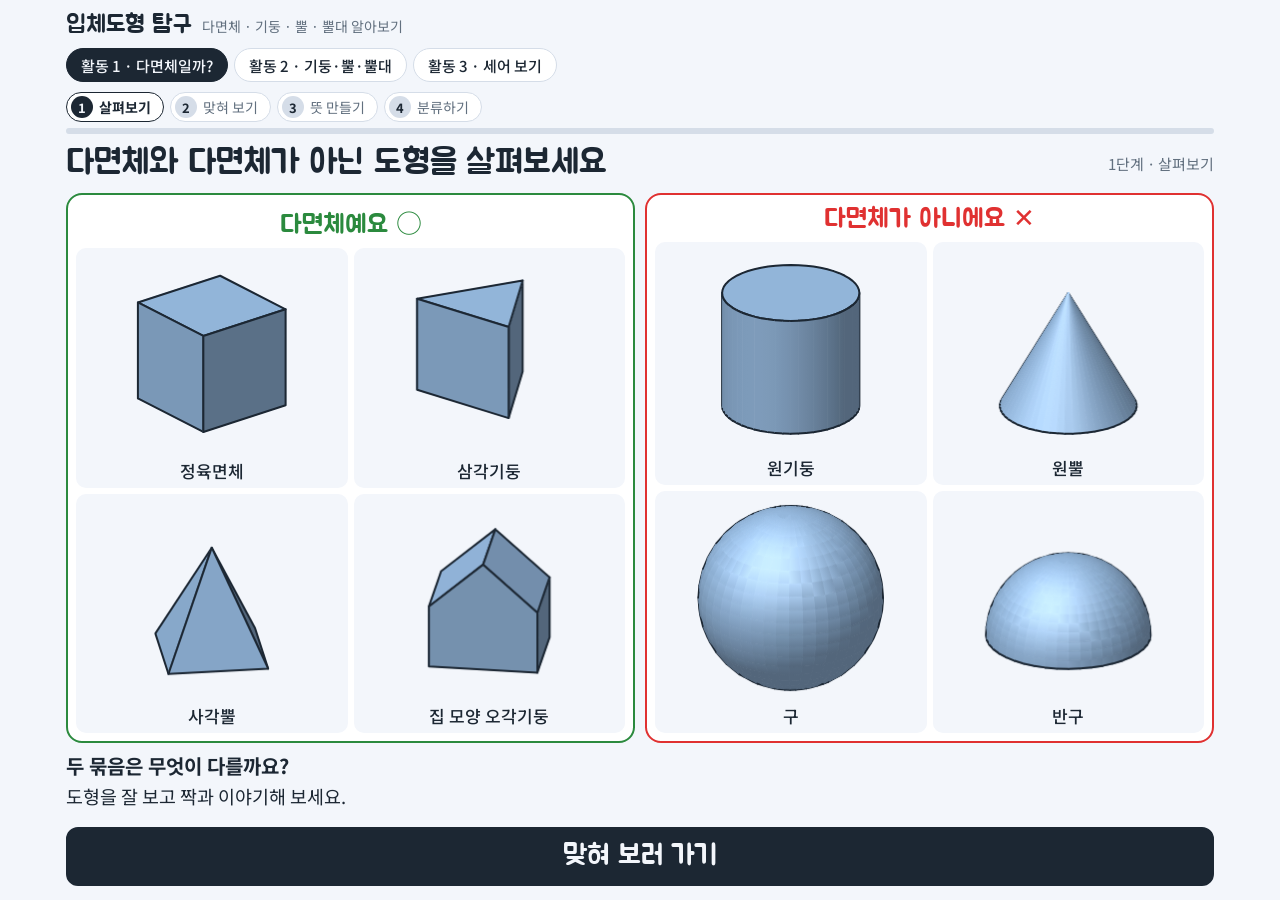
<file: labs/polyhedron-lab.html>
<!doctype html><html><head><meta charset=utf8><meta name=viewport content="width=device-width,initial-scale=1,viewport-fit=cover"><style>:root{color-scheme:light;box-sizing:border-box;padding-top:env(safe-area-inset-top,0px);padding-bottom:env(safe-area-inset-bottom,0px)}html{scroll-padding-top:env(safe-area-inset-top,0px)}body{margin:0;padding:0;font:14px -apple-system,BlinkMacSystemFont,sans-serif;background:#fff;color:#000}img{max-width:100%}[hidden]:not([hidden=until-found i]){display:none!important}</style></head><body>
<title>입체도형 탐구</title>
<meta name="claude:viewport-fit-sides" content="cover">
<link rel="stylesheet" href="https://fonts.googleapis.com/css2?family=Jua&family=Noto+Sans+KR:wght@400;500;700&display=swap">
<style>
/* 학생이 패드에서 혼자 쓰는 연습 도구: 위에 지금 할 일 한 문장, 가운데 손으로 돌리는 큰 도형, 아래 큰 단추. */
:root {
  --bg: #f3f6fb; --panel: #ffffff; --fg: #1c2733; --muted: #62707f; --line: #d5dde8;
  --face: #e8590c; --edge: #1c7ed6; --vertex: #7048e8; --ok: #2b8a3e; --ok-bg: #e6f4ea;
  --solid: #dfe7f1; --solid-back: #eef2f7; --btn-fg: #ffffff;
  --display: "Jua", "Noto Sans KR", "Malgun Gothic", "Apple SD Gothic Neo", sans-serif;
  --body: "Noto Sans KR", "Malgun Gothic", "Apple SD Gothic Neo", sans-serif;
}
@media (prefers-color-scheme: dark) {
  :root:not([data-theme="light"]) {
    --bg: #141a22; --panel: #1e2630; --fg: #eef2f6; --muted: #9fb0c0; --line: #36414e;
    --face: #ff922b; --edge: #74c0fc; --vertex: #b197fc; --ok: #8ce99a; --ok-bg: #1f3a28;
    --solid: #33404e; --solid-back: #28323d; --btn-fg: #141a22; color-scheme: dark;
  }
}
:root[data-theme="dark"] {
  --bg: #141a22; --panel: #1e2630; --fg: #eef2f6; --muted: #9fb0c0; --line: #36414e;
  --face: #ff922b; --edge: #74c0fc; --vertex: #b197fc; --ok: #8ce99a; --ok-bg: #1f3a28;
  --solid: #33404e; --solid-back: #28323d; --btn-fg: #141a22; color-scheme: dark;
}
html, body { height: 100%; }
body {
  background: var(--bg); color: var(--fg); font-family: var(--body);
  display: flex; flex-direction: column; gap: 8px; box-sizing: border-box; min-height: 460px;
  padding-block: 10px;
  padding-left: max(16px, env(safe-area-inset-left, 0px));
  padding-right: max(16px, env(safe-area-inset-right, 0px));
  -webkit-user-select: none; user-select: none;
}
#top { display: flex; align-items: center; gap: 10px 16px; flex-wrap: wrap; }
#progress { font-size: 14px; color: var(--muted); font-variant-numeric: tabular-nums; }
#task { font-family: var(--display); font-size: clamp(20px, 3.4vw, 34px); margin: 0; font-weight: 400; flex: 1 1 260px; min-width: 0; text-wrap: balance; }
#task b { font-weight: 400; }
.c-face { color: var(--face); } .c-edge { color: var(--edge); } .c-vertex { color: var(--vertex); }
#stage { flex: 1 1 auto; min-height: 240px; position: relative; background: var(--panel); border: 1px solid var(--line); border-radius: 16px; overflow: hidden; touch-action: none; }
canvas { position: absolute; inset: 0; width: 100%; height: 100%; display: block; }
#hint { position: absolute; left: 0; right: 0; top: 8px; text-align: center; font-size: clamp(13px, 1.7vw, 17px); color: var(--muted); pointer-events: none; padding: 0 12px; }
#count { position: absolute; right: 14px; bottom: 10px; font-family: var(--display); font-size: clamp(26px, 5vw, 46px); pointer-events: none; font-variant-numeric: tabular-nums; }
#msg { min-height: 1.6em; font-size: clamp(15px, 2vw, 20px); font-weight: 500; }
#msg.good { color: var(--ok); }
#bar { display: flex; gap: 10px; flex-wrap: wrap; align-items: center; }
button {
  font-family: var(--display); font-size: clamp(18px, 2.6vw, 26px); border-radius: 12px; cursor: pointer;
  border: 2px solid var(--line); background: var(--panel); color: var(--fg); padding: 10px 22px; min-height: 52px;
}
button:focus-visible { outline: 3px solid var(--edge); outline-offset: 2px; }
button.primary { background: var(--fg); color: var(--bg); border-color: var(--fg); }
button.pick { flex: 1 1 120px; }
button.pick.sel { background: var(--edge); color: var(--btn-fg); border-color: var(--edge); }
button.pick.wrong { opacity: .35; text-decoration: line-through; }
button:disabled { opacity: .4; cursor: default; }
#choices { display: flex; flex-direction: column; gap: 8px; }
.row { display: flex; gap: 8px; flex-wrap: wrap; align-items: center; }
.row .lab { flex: 0 0 auto; font-size: 14px; color: var(--muted); min-width: 4.5em; }

/* 결과 화면 */
#result { display: flex; flex-direction: column; gap: 12px; overflow: auto; }
#result h2 { font-family: var(--display); font-weight: 400; font-size: clamp(22px, 3.4vw, 34px); margin: 0; }
#result p { margin: 0; font-size: clamp(14px, 1.9vw, 18px); color: var(--muted); }
.tablewrap { overflow-x: auto; }
table { border-collapse: collapse; width: 100%; min-width: 420px; background: var(--panel); font-size: clamp(14px, 1.9vw, 19px); }
th, td { border: 1px solid var(--line); padding: 8px 10px; text-align: center; font-variant-numeric: tabular-nums; }
th { font-weight: 500; color: var(--muted); } td:first-child, th:first-child { text-align: left; }
td .miss { display: block; font-size: .72em; color: var(--face); }
#errors { background: var(--panel); border: 1px solid var(--line); border-radius: 12px; padding: 10px 14px; font-size: clamp(14px, 1.8vw, 18px); }
#errors ul { margin: 6px 0 0; padding-left: 1.2em; } #errors li { margin: 2px 0; }
#errors.clean { background: var(--ok-bg); color: var(--ok); border-color: var(--ok); }

/* 활동 1: 다면체일까, 아닐까? */
:root { --poly3d: 150,186,224; }
@media (prefers-color-scheme: dark) { :root:not([data-theme="light"]) { --poly3d: 86,120,160; } }
:root[data-theme="dark"] { --poly3d: 86,120,160; }
#acts { display: flex; gap: 6px; flex-wrap: wrap; }
#acts .tab { font-family: var(--body); font-size: 14px; font-weight: 500; min-height: 34px; padding: 4px 14px; border-radius: 999px; border-width: 1px; }
#acts .tab.on { background: var(--fg); color: var(--bg); border-color: var(--fg); }
#act1 { display: flex; flex-direction: column; gap: 8px; flex: 1 1 auto; min-height: 0; }
#a1top { display: flex; align-items: center; gap: 10px 16px; flex-wrap: wrap; }
#a1task { font-family: var(--display); font-size: clamp(20px, 3.4vw, 34px); margin: 0; font-weight: 400; flex: 1 1 260px; min-width: 0; text-wrap: balance; }
#a1prog { font-size: 14px; color: var(--muted); font-variant-numeric: tabular-nums; }
#a1board { flex: 1 1 auto; display: grid; grid-template-columns: 1fr 1fr; gap: 10px; min-height: 300px; }
@media (max-width: 560px) { #a1board { grid-template-columns: 1fr; } }
.grp { background: var(--panel); border: 2px solid var(--line); border-radius: 16px; padding: 8px; display: flex; flex-direction: column; gap: 6px; min-height: 0; }
.grp.yes { border-color: var(--ok); } .grp.no { border-color: var(--face); }
.grp h2 { font-family: var(--display); font-weight: 400; font-size: clamp(18px, 2.6vw, 26px); margin: 0; text-align: center; }
.grp.yes h2 { color: var(--ok); } .grp.no h2 { color: var(--face); }
.tiles { flex: 1 1 auto; display: grid; grid-template-columns: 1fr 1fr; grid-auto-rows: 1fr; gap: 6px; min-height: 0; }
.tile { position: relative; min-height: 120px; border-radius: 10px; background: var(--bg); overflow: hidden; }
.tile canvas { position: absolute; left: 0; top: 0; width: 100%; height: calc(100% - 28px); }
.tile span { position: absolute; left: 0; right: 0; bottom: 5px; text-align: center; font-size: clamp(13px, 1.8vw, 17px); font-weight: 500; }
#a1stage { flex: 1 1 auto; min-height: 240px; position: relative; background: var(--panel); border: 1px solid var(--line); border-radius: 16px; overflow: hidden; touch-action: none; }
#a1stage canvas { position: absolute; inset: 0; width: 100%; height: 100%; }
#a1hint { position: absolute; left: 0; right: 0; top: 8px; text-align: center; font-size: clamp(13px, 1.7vw, 17px); color: var(--muted); pointer-events: none; padding: 0 12px; }
#a1stamp { position: absolute; left: 12px; bottom: 12px; font-family: var(--display); font-size: clamp(20px, 3.6vw, 34px); padding: 2px 14px; border-radius: 12px; border: 3px solid; pointer-events: none; }
#a1stamp.yes { color: var(--ok); border-color: var(--ok); background: var(--ok-bg); }
#a1stamp.no { color: var(--face); border-color: var(--face); background: var(--panel); }
#a1name { position: absolute; right: 14px; bottom: 14px; font-family: var(--display); font-size: clamp(20px, 3.6vw, 34px); pointer-events: none; }
#a1def { background: var(--panel); border: 1px solid var(--line); border-radius: 14px; padding: 8px 14px; font-family: var(--display); font-size: clamp(18px, 2.8vw, 28px); line-height: 1.8; text-align: center; }
#a1def.big { font-size: clamp(24px, 4.4vw, 44px); padding: 24px 16px; flex: 1 1 auto; display: flex; flex-direction: column; justify-content: center; }
.chipw { display: inline-flex; flex-direction: column; align-items: center; vertical-align: top; margin: 0 2px; }
.chip { padding: 0 .4em; border-radius: 10px; border: 2px dashed var(--line); color: var(--muted); }
.chip.on { border-style: solid; color: var(--btn-fg); }
.chip.on.poly { background: var(--face); border-color: var(--face); }
.chip.on.closed { background: var(--edge); border-color: var(--edge); }
.chip.on.solid { background: var(--vertex); border-color: var(--vertex); }
.chip.pop { animation: pop .5s ease; }
@keyframes pop { 0% { transform: scale(.6); } 60% { transform: scale(1.15); } 100% { transform: scale(1); } }
.chipw small { font-family: var(--body); font-size: .42em; color: var(--muted); line-height: 1.5; }
#a1msg { min-height: 1.6em; font-size: clamp(15px, 2vw, 20px); font-weight: 500; }
#a1msg.good { color: var(--ok); } #a1msg.bad { color: var(--face); }
#a1choices { display: flex; gap: 8px; flex-wrap: wrap; }
#a1choices:empty { display: none; }
#a1choices button { flex: 1 1 160px; }
#a1bar { display: flex; gap: 10px; flex-wrap: wrap; }
#a1result { display: flex; flex-direction: column; gap: 12px; overflow: auto; }
#a1result h2 { font-family: var(--display); font-weight: 400; font-size: clamp(22px, 3.4vw, 34px); margin: 0; }
#a1result p { margin: 0; font-size: clamp(14px, 1.9vw, 18px); color: var(--muted); }
.wrongs { background: var(--panel); border: 1px solid var(--line); border-radius: 12px; padding: 10px 14px; font-size: clamp(14px, 1.8vw, 18px); }
.wrongs ul { margin: 6px 0 0; padding-left: 1.2em; } .wrongs li { margin: 4px 0; }
.wrongs.clean { background: var(--ok-bg); color: var(--ok); border-color: var(--ok); }

/* 활동 2: 각기둥·각뿔·각뿔대 */
:root { --poly3d-alt: 240,168,118; }
@media (prefers-color-scheme: dark) { :root:not([data-theme="light"]) { --poly3d-alt: 176,112,70; } }
:root[data-theme="dark"] { --poly3d-alt: 176,112,70; }
#act2 { display: flex; flex-direction: column; gap: 8px; flex: 1 1 auto; min-height: 0; }
#a2top { display: flex; align-items: center; gap: 10px 16px; flex-wrap: wrap; }
#a2task { font-family: var(--display); font-size: clamp(20px, 3.4vw, 34px); margin: 0; font-weight: 400; flex: 1 1 260px; min-width: 0; text-wrap: balance; }
#a2prog { font-size: 14px; color: var(--muted); font-variant-numeric: tabular-nums; }
#a2def { background: var(--panel); border: 1px solid var(--line); border-radius: 14px; padding: 8px 14px; text-align: center; display: flex; flex-direction: column; gap: 4px; }
#a2def .a2d { font-family: var(--display); font-size: clamp(17px, 2.5vw, 26px); line-height: 1.6; }
#a2def .a2s { font-size: clamp(14px, 1.9vw, 19px); color: var(--muted); }
#a2def .a2s b, #a2def .a2d b { font-weight: 700; }
#a2def .chip { font-size: .9em; }
#a2stage { flex: 1 1 auto; min-height: 240px; position: relative; background: var(--panel); border: 1px solid var(--line); border-radius: 16px; overflow: hidden; touch-action: none; }
#a2stage canvas { position: absolute; inset: 0; width: 100%; height: 100%; }
#a2hint { position: absolute; left: 0; right: 0; top: 8px; text-align: center; font-size: clamp(13px, 1.7vw, 17px); color: var(--muted); pointer-events: none; padding: 0 12px; }
#a2stamp { position: absolute; left: 12px; bottom: 12px; font-family: var(--display); font-size: clamp(20px, 3.6vw, 34px); padding: 2px 14px; border-radius: 12px; border: 3px solid; pointer-events: none; }
#a2stamp.yes { color: var(--ok); border-color: var(--ok); background: var(--ok-bg); }
#a2stamp.no { color: var(--face); border-color: var(--face); background: var(--panel); }
#a2name { position: absolute; right: 14px; bottom: 14px; font-family: var(--display); font-size: clamp(20px, 3.6vw, 34px); pointer-events: none; }
#a2ctrl { display: flex; flex-direction: column; gap: 8px; }
#a2ctrl:empty { display: none; }
#a2ctrl input[type=range] { flex: 1 1 200px; height: 40px; accent-color: var(--edge); }
button.pick.mini { flex: 0 1 auto; font-size: clamp(16px, 2.2vw, 22px); min-height: 46px; padding: 6px 16px; }
#a2msg { min-height: 1.6em; font-size: clamp(15px, 2vw, 20px); font-weight: 500; }
#a2msg.good { color: var(--ok); } #a2msg.bad { color: var(--face); }
#a2choices { display: flex; gap: 8px; flex-wrap: wrap; }
#a2choices:empty { display: none; }
#a2choices button { flex: 1 1 130px; }
#a2bar { display: flex; gap: 10px; flex-wrap: wrap; }
#a2result { display: flex; flex-direction: column; gap: 12px; overflow: auto; }
#a2result h2 { font-family: var(--display); font-weight: 400; font-size: clamp(22px, 3.4vw, 34px); margin: 0; }
#a2result p { margin: 0; font-size: clamp(14px, 1.9vw, 18px); color: var(--muted); }

/* 반응형 · 가독성: 휴대폰은 위아래로 넘겨 보고, 패드·PC는 한 화면에 맞춘다 */
html, body { height: auto; min-height: 100%; }
body { min-height: 100dvh; width: 100%; max-width: 1180px; margin: 0 auto; }
#acts { flex-wrap: nowrap; overflow-x: auto; scrollbar-width: none; padding-bottom: 2px; }
#acts::-webkit-scrollbar { display: none; }
#acts .tab { flex: 0 0 auto; font-size: 15px; white-space: nowrap; }
#progress, #a1prog, #a2prog { font-size: 15px; }
#stage, #a1stage, #a2stage { min-height: max(260px, 40vh); }
#hint, #a1hint, #a2hint { line-height: 1.35; }
#msg, #a1msg, #a2msg { line-height: 1.5; }
@media (max-width: 600px) {
  body { gap: 6px; padding-block: 8px; padding-left: max(10px, env(safe-area-inset-left, 0px)); padding-right: max(10px, env(safe-area-inset-right, 0px)); }
  #a1board { grid-template-columns: 1fr; flex: 0 0 auto; min-height: 0; }
  .tiles { grid-auto-rows: auto; }
  .tile { min-height: 0; aspect-ratio: 4 / 3; }
  #stage, #a1stage, #a2stage { flex: 0 0 auto; height: 50vh; min-height: 280px; }
  button { font-size: 18px; padding: 8px 12px; min-height: 48px; }
  button.pick { flex-basis: 90px; }
  button.pick.mini { flex: 1 1 0; min-width: 0; padding: 6px 2px; font-size: 16px; }
  .row .lab { min-width: 3.4em; font-size: 13px; }
  #a1choices button, #a2choices button { flex-basis: 40%; }
  #a1stamp, #a2stamp { font-size: 18px; left: 8px; bottom: 8px; padding: 2px 10px; }
  #a1name, #a2name { font-size: 18px; left: 10px; right: auto; bottom: 50px; }
  #count { font-size: 30px; }
  #a1def.big { font-size: 24px; padding: 16px 10px; }
  #choices button.pick { flex: 1 1 60px; padding: 8px 2px; }
  table { min-width: 0; font-size: 15px; } th, td { padding: 6px; }
}

/* 디자인 보완: 오답 색, 고정 단추 막대, 단계 표시, 움직임, 결과 격자, 제목 */
:root { --bad: #e03131; }
@media (prefers-color-scheme: dark) { :root:not([data-theme="light"]) { --bad: #ff6b6b; } }
:root[data-theme="dark"] { --bad: #ff6b6b; }
#a1msg.bad, #a2msg.bad { color: var(--bad); }
#a1stamp.no, #a2stamp.no { color: var(--bad); border-color: var(--bad); }
.grp.no { border-color: var(--bad); } .grp.no h2 { color: var(--bad); }
td .miss { color: var(--bad); }
button:disabled { opacity: .55; }
button.pick.wrong { opacity: .45; }
#bar, #a1bar, #a2bar { position: sticky; bottom: 0; z-index: 5; background: var(--bg); padding: 8px 0 calc(4px + env(safe-area-inset-bottom, 0px)); }
#next, #done, #a1next, #a2next { flex: 1 1 220px; min-height: 56px; font-size: clamp(20px, 2.8vw, 28px); }
#msg b, #a1msg b, #a2msg b { font-weight: 700; }
#msg .sub, #a1msg .sub, #a2msg .sub { display: block; font-weight: 400; font-size: .92em; color: var(--fg); margin-top: 2px; }
#a1stamp, #a2stamp { transform: rotate(-4deg); transform-origin: left bottom; }
@keyframes stampIn { 0% { transform: scale(1.8) rotate(-12deg); opacity: 0; } 60% { transform: scale(.92) rotate(-4deg); opacity: 1; } 100% { transform: scale(1) rotate(-4deg); } }
#a1stamp.pop, #a2stamp.pop { animation: stampIn .35s ease-out both; }
@keyframes shake { 0%, 100% { transform: translateX(0); } 20% { transform: translateX(-8px); } 40% { transform: translateX(8px); } 60% { transform: translateX(-5px); } 80% { transform: translateX(5px); } }
.shake { animation: shake .35s ease; }
@keyframes bump { 0% { transform: scale(1); } 40% { transform: scale(1.3); } 100% { transform: scale(1); } }
.bump { animation: bump .35s ease; }
@media (prefers-reduced-motion: reduce) { .pop, .shake, .bump, .chip.pop { animation: none !important; } }
.stepwrap { display: flex; flex-direction: column; gap: 6px; }
.steps { display: flex; gap: 6px; list-style: none; margin: 0; padding: 0; counter-reset: st; flex-wrap: wrap; }
.steps li { counter-increment: st; display: flex; align-items: center; gap: 6px; font-size: 14px; color: var(--muted); padding: 3px 12px 3px 4px; border-radius: 999px; background: var(--panel); border: 1px solid var(--line); }
.steps li::before { content: counter(st); display: inline-grid; place-items: center; width: 22px; height: 22px; border-radius: 50%; background: var(--line); color: var(--fg); font-size: 13px; font-weight: 700; }
.steps li.done::before { content: '✓'; background: var(--ok); color: var(--btn-fg); }
.steps li.on { color: var(--fg); border-color: var(--fg); font-weight: 700; }
.steps li.on::before { background: var(--fg); color: var(--bg); }
.steps li { cursor: pointer; user-select: none; }
.steps li:hover { border-color: var(--edge); }
.steps li:focus-visible { outline: 3px solid var(--edge); outline-offset: 2px; }
.steps.nums li { padding: 3px; gap: 0; }
.steps.nums li::before { width: 26px; height: 26px; }
.pbar { height: 6px; border-radius: 3px; background: var(--line); overflow: hidden; flex: 0 0 auto; }
.pbar i { display: block; height: 100%; width: 0; background: var(--edge); transition: width .3s; }
#brand { font-family: var(--display); font-size: clamp(19px, 2.4vw, 24px); display: flex; align-items: baseline; gap: 10px; flex-wrap: wrap; }
#brand small { font-family: var(--body); font-size: 14px; color: var(--muted); }
.rgrid { display: grid; grid-template-columns: repeat(auto-fill, minmax(110px, 1fr)); gap: 8px; }
.rcell { position: relative; background: var(--panel); border: 2px solid var(--line); border-radius: 12px; aspect-ratio: 1 / 1.05; overflow: hidden; }
.rcell.ok { border-color: var(--ok); } .rcell.no { border-color: var(--bad); }
.rcell canvas { position: absolute; left: 0; top: 0; width: 100%; height: calc(100% - 24px); }
.rcell span { position: absolute; left: 0; right: 0; bottom: 3px; text-align: center; font-size: 13px; font-weight: 500; padding: 0 4px; white-space: nowrap; overflow: hidden; text-overflow: ellipsis; }
.rcell b { position: absolute; right: 7px; top: 2px; font-family: var(--display); font-size: 22px; }
.rcell.ok b { color: var(--ok); } .rcell.no b { color: var(--bad); }
#a1ball { position: absolute; right: 10px; top: 34px; z-index: 2; font-size: clamp(15px, 2vw, 20px); min-height: 44px; padding: 6px 14px; }
@media (max-width: 600px) {
  #brand small { display: none; }
  .steps li:not(.on) { font-size: 0; padding: 3px; gap: 0; }
  .steps li:not(.on)::before { font-size: 13px; }
  .rgrid { grid-template-columns: repeat(3, 1fr); }
  #stage, #a1stage, #a2stage { height: 42vh; min-height: 260px; }
  #a1name, #a2name { top: 32px; bottom: auto; left: 10px; right: auto; }
}
</style>

<div id="brand">입체도형 탐구 <small>다면체 · 기둥 · 뿔 · 뿔대 알아보기</small></div>
<nav id="acts" aria-label="활동 고르기">
  <button type="button" class="tab on" data-act="1">활동 1 · 다면체일까?</button>
  <button type="button" class="tab" data-act="2">활동 2 · 기둥·뿔·뿔대</button>
  <button type="button" class="tab" data-act="3">활동 3 · 세어 보기</button>
</nav>

<section id="act1">
  <div class="stepwrap"><ol class="steps" id="a1steps"></ol><div class="pbar"><i id="a1pbar"></i></div></div>
  <div id="a1top">
    <h1 id="a1task"></h1>
    <span id="a1prog"></span>
  </div>
  <div id="a1board" hidden></div>
  <div id="a1def" hidden></div>
  <div id="a1stage" hidden>
    <canvas id="a1cv" role="img" aria-label="손가락으로 돌릴 수 있는 입체도형"></canvas>
    <div id="a1hint">손가락으로 밀면 도형이 돌아가요</div>
    <button type="button" id="a1ball" hidden>공 넣어 보기 ⚽</button>
    <div id="a1stamp" hidden></div>
    <div id="a1name" hidden></div>
  </div>
  <div id="a1msg" aria-live="polite"></div>
  <div id="a1choices"></div>
  <div id="a1bar"><button type="button" id="a1next" class="primary">다음</button></div>
  <div id="a1result" hidden></div>
</section>

<section id="act2" hidden>
  <div class="stepwrap"><ol class="steps" id="a2steps"></ol><div class="pbar"><i id="a2pbar"></i></div></div>
  <div id="a2top">
    <h1 id="a2task"></h1>
    <span id="a2prog"></span>
  </div>
  <div id="a2def" hidden></div>
  <div id="a2stage">
    <canvas id="a2cv" role="img" aria-label="손가락으로 돌릴 수 있는 입체도형"></canvas>
    <div id="a2hint">손가락으로 밀면 도형이 돌아가요</div>
    <div id="a2stamp" hidden></div>
    <div id="a2name" hidden></div>
  </div>
  <div id="a2ctrl"></div>
  <div id="a2msg" aria-live="polite"></div>
  <div id="a2choices"></div>
  <div id="a2bar"><button type="button" id="a2next" class="primary">다음</button></div>
  <div id="a2result" hidden></div>
</section>

<section id="play" style="display:contents" hidden>
  <div class="stepwrap"><ol class="steps nums" id="steps3" aria-label="도형 고르기"></ol><div class="pbar"><i id="pbar3"></i></div></div>
  <div id="top">
    <h1 id="task"></h1>
    <span id="progress"></span>
  </div>
  <div id="stage">
    <canvas id="cv" role="img" aria-label="손가락으로 돌릴 수 있는 입체도형"></canvas>
    <div id="hint">손가락으로 밀면 도형이 돌아가요</div>
    <div id="count" aria-live="polite"></div>
  </div>
  <div id="msg" aria-live="polite"></div>
  <div id="choices" hidden></div>
  <div id="bar">
    <button type="button" id="reset">다시 세기</button>
    <button type="button" id="done" class="primary">다 셌어요</button>
    <button type="button" id="next" class="primary" hidden>다음</button>
  </div>
</section>

<section id="result" hidden>
  <h2>다 했어요! 선생님께 이 화면을 보여 주세요</h2>
  <p>표를 보고 생각해 보기: 기둥은 꼭짓점의 수가 밑면 꼭짓점의 몇 배일까?</p>
  <div class="tablewrap"><table id="rtable"></table></div>
  <div id="errors"></div>
  <div><button type="button" id="again">처음부터 다시</button></div>
</section>

<script>
(function () {
  var NAMES = { 3: '삼각', 4: '사각', 5: '오각', 6: '육각' };
  var HANJA = { 4: '사', 5: '오', 6: '육', 7: '칠', 8: '팔' };
  var KIND = { prism: '기둥', pyramid: '뿔', frustum: '뿔대' };
  // 순서: 익숙한 상자 → 삼각기둥 → 사각뿔 → 오각기둥 → 삼각뿔 → 사각뿔대
  var SOLIDS = [
    { kind: 'prism', n: 4 }, { kind: 'prism', n: 3 }, { kind: 'pyramid', n: 4 },
    { kind: 'prism', n: 5 }, { kind: 'pyramid', n: 3 }, { kind: 'frustum', n: 4 }
  ];
  var MODES = [
    { key: 'face', word: '면', cls: 'c-face', tip: '평평한 부분' },
    { key: 'edge', word: '모서리', cls: 'c-edge', tip: '면과 면이 만나는 선' },
    { key: 'vertex', word: '꼭짓점', cls: 'c-vertex', tip: '뾰족한 점' }
  ];

  function build(s) {
    var n = s.n, V = [], F = [], i, h = s.kind === 'pyramid' ? 1.7 : 1.5;
    var rt = s.kind === 'prism' ? 1 : s.kind === 'frustum' ? 0.55 : 0;
    var off = n === 4 ? Math.PI / 4 : -Math.PI / 2;
    for (i = 0; i < n; i++) { var a = off + i * 2 * Math.PI / n; V.push([Math.cos(a), -h / 2, Math.sin(a)]); }
    if (rt === 0) { V.push([0, h / 2, 0]); for (i = 0; i < n; i++) F.push([i, (i + 1) % n, n]); }
    else {
      for (i = 0; i < n; i++) { var b = off + i * 2 * Math.PI / n; V.push([rt * Math.cos(b), h / 2, rt * Math.sin(b)]); }
      var top = []; for (i = 0; i < n; i++) top.push(n + i); F.push(top);
      for (i = 0; i < n; i++) F.push([i, (i + 1) % n, n + (i + 1) % n, n + i]);
    }
    var bottom = []; for (i = 0; i < n; i++) bottom.push(i); F.push(bottom);
    // 면의 꼭짓점 순서를 바깥을 향하게 맞춘다 (볼록한 도형이므로 중심에서 멀어지는 쪽이 바깥)
    F = F.map(function (f) {
      var c = [0, 0, 0]; f.forEach(function (k) { c[0] += V[k][0] / f.length; c[1] += V[k][1] / f.length; c[2] += V[k][2] / f.length; });
      var p = V[f[0]], q = V[f[1]], r = V[f[2]];
      var u = [q[0] - p[0], q[1] - p[1], q[2] - p[2]], w = [r[0] - q[0], r[1] - q[1], r[2] - q[2]];
      var nx = u[1] * w[2] - u[2] * w[1], ny = u[2] * w[0] - u[0] * w[2], nz = u[0] * w[1] - u[1] * w[0];
      return (nx * c[0] + ny * c[1] + nz * c[2]) < 0 ? f.slice().reverse() : f;
    });
    var E = [], seen = {};
    F.forEach(function (f, fi) {
      for (var k = 0; k < f.length; k++) {
        var a2 = f[k], b2 = f[(k + 1) % f.length], key = Math.min(a2, b2) + '-' + Math.max(a2, b2);
        if (seen[key] === undefined) { seen[key] = E.length; E.push({ a: a2, b: b2, faces: [fi] }); } else E[seen[key]].faces.push(fi);
      }
    });
    return { V: V, F: F, E: E };
  }
  function solidName(s) { return NAMES[s.n] + KIND[s.kind]; }
  // 받침이 있으면 이/을/은, 없으면 가/를/는
  function josa(w, withB, without) { var c = w.charCodeAt(w.length - 1) - 0xAC00; return w + ((c >= 0 && c % 28) ? withB : without); }
  function faceCount(s) { return s.kind === 'pyramid' ? s.n + 1 : s.n + 2; }

  var cv = document.getElementById('cv'), ctx = cv.getContext('2d'), stage = document.getElementById('stage');
  var W = 0, H = 0, dpr = 1;
  var st = { si: 0, step: 0, geo: null, sel: [], yaw: 0.6, pitch: 0.38, tries: 0, flash: 0, log: [], results: [], shape: null, kindPick: null };
  // step: 0 이름 짓기 / 1 면 / 2 모서리 / 3 꼭짓점 (활동 2에서 배운 이름을 먼저 떠올리고 센다)
  function css(n) { return getComputedStyle(document.documentElement).getPropertyValue(n).trim(); }

  function project() {
    var cy = Math.cos(st.yaw), sy = Math.sin(st.yaw), cp = Math.cos(st.pitch), sp = Math.sin(st.pitch);
    var scale = Math.min(W, H) * 0.36, ox = W / 2, oy = H / 2 + 6;
    return st.geo.V.map(function (v) {
      var x = v[0] * cy + v[2] * sy, z = -v[0] * sy + v[2] * cy, y = v[1];
      var y2 = y * cp - z * sp, z2 = y * sp + z * cp;
      return { x: ox + x * scale, y: oy - y2 * scale, z: z2 };
    });
  }
  function frontFacing(P, f) {     // 화면에서 반시계 방향이면 앞면
    var a = 0; for (var k = 0; k < f.length; k++) { var p = P[f[k]], q = P[f[(k + 1) % f.length]]; a += p.x * q.y - q.x * p.y; }
    return a < 0;
  }
  function centroid(P, f) { var x = 0, y = 0, z = 0; f.forEach(function (k) { x += P[k].x; y += P[k].y; z += P[k].z; }); return { x: x / f.length, y: y / f.length, z: z / f.length }; }
  function mode() { return MODES[Math.max(0, st.step - 1)]; }
  function total() { var g = st.geo; return st.step === 1 ? g.F.length : st.step === 2 ? g.E.length : g.V.length; }

  function badge(x, y, num, color) {
    var r = Math.max(13, Math.min(W, H) * 0.028);
    ctx.fillStyle = color; ctx.beginPath(); ctx.arc(x, y, r, 0, Math.PI * 2); ctx.fill();
    ctx.fillStyle = css('--btn-fg'); ctx.font = (r * 1.15) + 'px ' + css('--display'); ctx.textAlign = 'center'; ctx.textBaseline = 'middle';
    ctx.fillText(String(num), x, y + 1);
  }

  function draw() {
    ctx.setTransform(dpr, 0, 0, dpr, 0, 0); ctx.clearRect(0, 0, W, H);
    var g = st.geo, P = project(), m = st.step >= 1 ? mode().key : 'none';
    var cFace = css('--face'), cEdge = css('--edge'), cVertex = css('--vertex'), fg = css('--fg'), muted = css('--muted');
    var front = g.F.map(function (f) { return frontFacing(P, f); });
    var blink = st.flash > 0 && Math.floor(st.flash / 180) % 2 === 0;
    var order = g.F.map(function (f, i) { return i; }).sort(function (a, b) { return front[a] - front[b]; });   // 뒷면 먼저
    order.forEach(function (fi) {
      var f = g.F[fi], isSel = m === 'face' && st.sel.indexOf(fi) >= 0, miss = m === 'face' && blink && !isSel;
      ctx.beginPath(); f.forEach(function (k, j) { j ? ctx.lineTo(P[k].x, P[k].y) : ctx.moveTo(P[k].x, P[k].y); }); ctx.closePath();
      ctx.globalAlpha = isSel ? (front[fi] ? 0.82 : 0.4) : miss ? 0.55 : (front[fi] ? 0.72 : 0.25);
      ctx.fillStyle = isSel ? cFace : miss ? cFace : (front[fi] ? css('--solid') : css('--solid-back'));
      ctx.fill(); ctx.globalAlpha = 1;
    });
    g.E.forEach(function (e, ei) {
      var hidden = !front[e.faces[0]] && !front[e.faces[1]], isSel = m === 'edge' && st.sel.indexOf(ei) >= 0, miss = m === 'edge' && blink && !isSel;
      ctx.beginPath(); ctx.moveTo(P[e.a].x, P[e.a].y); ctx.lineTo(P[e.b].x, P[e.b].y);
      ctx.setLineDash(hidden ? [7, 6] : []); ctx.lineCap = 'round';
      ctx.strokeStyle = isSel || miss ? cEdge : (hidden ? muted : fg);
      ctx.lineWidth = isSel ? 7 : miss ? 6 : (m === 'edge' ? 3.5 : 2.5); ctx.globalAlpha = hidden && !isSel ? 0.7 : 1;
      ctx.stroke(); ctx.setLineDash([]); ctx.globalAlpha = 1;
    });
    if (m === 'vertex') {
      g.V.forEach(function (v, vi) {
        var isSel = st.sel.indexOf(vi) >= 0, miss = blink && !isSel;
        ctx.beginPath(); ctx.arc(P[vi].x, P[vi].y, isSel || miss ? 9 : 7, 0, Math.PI * 2);
        ctx.fillStyle = isSel || miss ? cVertex : css('--panel'); ctx.fill();
        ctx.lineWidth = 2.5; ctx.strokeStyle = isSel || miss ? cVertex : fg; ctx.stroke();
      });
    }
    // 누른 순서대로 번호를 붙여 준다 (세다가 잊지 않게)
    st.sel.forEach(function (id, order2) {
      if (m === 'face') { var c = centroid(P, g.F[id]); badge(c.x, c.y, order2 + 1, cFace); }
      else if (m === 'edge') { var e = g.E[id]; badge((P[e.a].x + P[e.b].x) / 2, (P[e.a].y + P[e.b].y) / 2, order2 + 1, cEdge); }
      else if (m === 'vertex') { badge(P[id].x, P[id].y - 24, order2 + 1, cVertex); }
    });
  }

  function pick(x, y) {
    var g = st.geo, P = project(), m = mode().key, best = -1, bd = 1e9, i;
    if (m === 'vertex') {
      for (i = 0; i < P.length; i++) { var d = Math.hypot(P[i].x - x, P[i].y - y) - P[i].z * 2; if (Math.hypot(P[i].x - x, P[i].y - y) < 36 && d < bd) { bd = d; best = i; } }
    } else if (m === 'edge') {
      for (i = 0; i < g.E.length; i++) {
        var a = P[g.E[i].a], b = P[g.E[i].b], dx = b.x - a.x, dy = b.y - a.y, t = Math.max(0, Math.min(1, ((x - a.x) * dx + (y - a.y) * dy) / (dx * dx + dy * dy)));
        var dist = Math.hypot(a.x + t * dx - x, a.y + t * dy - y), score = dist - (a.z + b.z);
        if (dist < 24 && score < bd) { bd = score; best = i; }
      }
    } else {
      for (i = 0; i < g.F.length; i++) {
        var f = g.F[i]; if (!frontFacing(P, f)) continue;
        var inside = false;
        for (var k = 0, j = f.length - 1; k < f.length; j = k++) {
          var p = P[f[k]], q = P[f[j]];
          if ((p.y > y) !== (q.y > y) && x < (q.x - p.x) * (y - p.y) / (q.y - p.y) + p.x) inside = !inside;
        }
        if (inside) { best = i; break; }       // 앞을 향한 면은 서로 겹치지 않는다
      }
    }
    return best;
  }

  var $ = function (id) { return document.getElementById(id); };
  function say(t, good, sub) { var cls = good ? 'good' : '';
    var el = $('msg'); el.className = cls || ''; el.textContent = '';
    if (!t) return;
    if (sub === undefined) { var mm = /^(.+?[.!?])\s+(.+)$/.exec(t); if (mm) { t = mm[1]; sub = mm[2]; } }   // 첫 문장은 굵게, 나머지는 작게
    var b = document.createElement('b'); b.textContent = t; el.appendChild(b);
    if (sub) { var s = document.createElement('span'); s.className = 'sub'; s.textContent = sub; el.appendChild(s); }
  }
  function anim(el, c) { el.classList.remove(c); void el.offsetWidth; el.classList.add(c); }

  function showTask() {
    var s = SOLIDS[st.si], counting = st.step >= 1;
    $('progress').textContent = '도형 ' + (st.si + 1) + ' / ' + SOLIDS.length;
    $('pbar3').style.width = Math.round((st.si * 4 + st.step) / (SOLIDS.length * 4) * 100) + '%';
    $('steps3').innerHTML = SOLIDS.map(function (x, k) { var r = st.results[k] || {}; return '<li role="button" tabindex="0" title="누르면 ' + (k + 1) + '번 도형으로 가요" data-k="' + k + '" class="' + (k === st.si ? 'on' : r.vertex ? 'done' : '') + '"></li>'; }).join('');
    $('choices').hidden = counting; $('reset').hidden = !counting; $('done').hidden = !counting; $('next').hidden = true;
    $('count').textContent = '';
    if (counting) {
      var m = mode();
      $('task').innerHTML = '<b class="' + m.cls + '">' + m.word + '</b>' + josa(m.word, '을', '를').slice(m.word.length) + ' 모두 눌러 보세요';
      $('hint').textContent = m.word + ' = ' + m.tip + ' · 손가락으로 밀면 도형이 돌아가요';
      $('count').className = m.cls; updateCount(); say('');
    } else {
      $('hint').textContent = '도형을 돌려 보며 밑면의 모양을 찾아보세요';
      $('task').textContent = '먼저 이 도형의 이름을 지어 보세요';
      st.shape = null; st.kindPick = null; renderChoices(); say('밑면의 모양과 도형의 종류를 하나씩 고르세요.');
    }
    draw();
  }
  function updateCount() { $('count').textContent = st.sel.length + '개'; }

  function renderChoices() {
    var box = $('choices'); box.innerHTML = '';
    [['밑면 모양', [3, 4, 5, 6].map(function (n) { return [n, NAMES[n] + '형']; }), 'shape'],
     ['도형의 종류', [['prism', '기둥'], ['pyramid', '뿔'], ['frustum', '뿔대']], 'kindPick']].forEach(function (grp) {
      var row = document.createElement('div'); row.className = 'row';
      var lab = document.createElement('span'); lab.className = 'lab'; lab.textContent = grp[0]; row.appendChild(lab);
      grp[1].forEach(function (opt) {
        var b = document.createElement('button'); b.type = 'button'; b.className = 'pick' + (st[grp[2]] === opt[0] ? ' sel' : ''); b.textContent = opt[1];
        b.id = 'pick-' + grp[2] + '-' + opt[0];
        b.addEventListener('click', function () { st[grp[2]] = opt[0]; renderChoices(); checkName(); });
        row.appendChild(b);
      });
      box.appendChild(row);
    });
  }
  function checkName() {
    if (st.shape === null || st.kindPick === null) return;
    var s = SOLIDS[st.si], picked = NAMES[st.shape] + KIND[st.kindPick];
    if (st.shape === s.n && st.kindPick === s.kind) {
      st.results[st.si].name = solidName(s);
      say('맞아요! 밑면이 ' + NAMES[s.n] + '형인 ' + KIND[s.kind] + ' → ' + solidName(s) + '. 이제 면, 모서리, 꼭짓점을 세어 볼까요?', true);
      Array.prototype.forEach.call(document.querySelectorAll('button.pick'), function (b) { b.disabled = true; });
      $('next').hidden = false;
    } else {
      st.log.push(solidName(s) + '의 이름을 "' + picked + '"(이)라고 함');
      st.results[st.si].nameMiss = (st.results[st.si].nameMiss || []).concat(picked);
      var shapeWrong = st.shape !== s.n, kindWrong = st.kindPick !== s.kind;
      say(shapeWrong ? '밑면의 모양을 다시 볼까요? 도형을 돌려서 바닥에 닿는 면의 변을 세어 보세요.'
                     : '위가 한 점으로 모이면 뿔, 윗면과 아랫면이 똑같으면 기둥, 윗면이 아랫면보다 작으면 뿔대예요. 다시 골라 보세요.');
      // 틀린 쪽만 지워서 다시 고르게 한다 (맞은 쪽은 그대로 둔다)
      if (shapeWrong) st.shape = null;
      if (kindWrong) st.kindPick = null;
      renderChoices(); anim($('choices'), 'shake');
    }
  }

  function onDone() {
    var s = SOLIDS[st.si], m = mode(), tot = total(), r = st.results[st.si];
    if (st.sel.length === tot) {
      anim($('count'), 'bump'); r[m.key] = tot; say(josa(m.word, '은', '는') + ' 모두 ' + tot + '개! 잘 찾았어요.' + (m.key === 'face' && HANJA[tot] ? ' 면이 ' + tot + '개인 다면체라서 ' + HANJA[tot] + '면체이기도 해요.' : ''), true);
      $('done').hidden = true; $('reset').hidden = true; $('next').hidden = false;
    } else {
      st.tries++; anim($('done'), 'shake');
      st.log.push((s.preview ? '사각뿔대' : solidName(s)) + '의 ' + josa(m.word, '을', '를') + ' ' + st.sel.length + '개라고 함 (실제 ' + tot + '개)');
      r[m.key + 'Miss'] = (r[m.key + 'Miss'] || []).concat(st.sel.length);
      if (st.tries >= 2) { say('아직 못 찾은 ' + josa(m.word, '이', '가') + ' 있어요. 깜빡이는 곳을 보세요.'); flashMissing(); }
      else say('아직 못 찾은 ' + josa(m.word, '이', '가') + ' 있어요. 도형을 돌려서 뒤쪽도 찾아보세요.');
    }
  }
  var flashRaf = 0;
  function flashMissing() {
    cancelAnimationFrame(flashRaf); var t0 = performance.now();
    (function tick(now) { st.flash = 1 + (now - t0); if (now - t0 < 1500) { draw(); flashRaf = requestAnimationFrame(tick); } else { st.flash = 0; draw(); } })(t0);
  }
  function onNext() {
    st.sel = []; st.tries = 0;
    if (st.step < 3) st.step++; else { st.si++; st.step = 0; if (st.si < SOLIDS.length) { st.geo = build(SOLIDS[st.si]); st.yaw = 0.6; st.pitch = 0.38; } }
    if (st.si >= SOLIDS.length) return showResult();
    showTask();
  }

  function showResult() {
    $('play').hidden = true; $('result').hidden = false;
    var cell = function (r, k) { return '<td>' + (r[k] || '') + (r[k + 'Miss'] ? '<span class="miss">처음엔 ' + r[k + 'Miss'].join(', ') + '개</span>' : '') + '</td>'; };
    $('rtable').innerHTML = '<tr><th>도형</th><th>면</th><th>모서리</th><th>꼭짓점</th></tr>' + SOLIDS.map(function (s, i) {
      var r = st.results[i];
      return '<tr><td>' + (s.preview ? '사각뿔대' : solidName(s)) + (r.nameMiss ? '<span class="miss">이름을 ' + r.nameMiss.join(', ') + '(이)라고 함</span>' : '') + '</td>' + cell(r, 'face') + cell(r, 'edge') + cell(r, 'vertex') + '</tr>';
    }).join('');
    var e = $('errors');
    if (!st.log.length) { e.className = 'clean'; e.textContent = '한 번도 틀리지 않았어요!'; }
    else { e.className = ''; e.innerHTML = '<b>다시 생각해 본 곳 ' + st.log.length + '군데</b><ul>' + st.log.map(function (t) { return '<li>' + t + '</li>'; }).join('') + '</ul>'; }
  }
  function start() {
    st.si = 0; st.step = 0; st.sel = []; st.tries = 0; st.log = []; st.results = SOLIDS.map(function () { return {}; });
    st.geo = build(SOLIDS[0]); st.yaw = 0.6; st.pitch = 0.38;
    $('play').hidden = false; $('result').hidden = true; showTask();
  }

  // 손가락: 밀면 돌리기, 살짝 누르면 고르기
  var drag = null;
  stage.addEventListener('pointerdown', function (e) { stage.setPointerCapture(e.pointerId); drag = { x: e.clientX, y: e.clientY, moved: false, yaw: st.yaw, pitch: st.pitch }; });
  stage.addEventListener('pointermove', function (e) {
    if (!drag) return;
    var dx = e.clientX - drag.x, dy = e.clientY - drag.y;
    if (!drag.moved && Math.hypot(dx, dy) < 9) return;
    drag.moved = true; st.yaw = drag.yaw + dx * 0.01; st.pitch = Math.max(-1.45, Math.min(1.45, drag.pitch + dy * 0.01)); draw();
  });
  function endDrag(e) {
    if (!drag) return;
    var wasTap = !drag.moved; drag = null;
    if (!wasTap || st.step < 1 || !$('next').hidden) return;
    var b = cv.getBoundingClientRect(), id = pick(e.clientX - b.left, e.clientY - b.top);
    if (id < 0) return;
    var at = st.sel.indexOf(id); if (at >= 0) st.sel.splice(at, 1); else st.sel.push(id);
    updateCount(); say(''); draw();
  }
  stage.addEventListener('pointerup', endDrag); stage.addEventListener('pointercancel', function () { drag = null; });

  // 도형 번호를 눌러 원하는 도형으로 바로 간다 (이름은 미리 보여 주지 않는다)
  function jump3(k) { st.si = k; st.step = 0; st.sel = []; st.tries = 0; st.geo = build(SOLIDS[k]); st.yaw = 0.6; st.pitch = 0.38; showTask(); window.scrollTo(0, 0); }
  $('steps3').addEventListener('click', function (e) { var li = e.target.closest('li'); if (li) jump3(Number(li.dataset.k)); });
  $('steps3').addEventListener('keydown', function (e) { var li = e.target.closest('li'); if (li && (e.key === 'Enter' || e.key === ' ')) { e.preventDefault(); jump3(Number(li.dataset.k)); } });
  $('reset').addEventListener('click', function () { st.sel = []; updateCount(); say(''); draw(); });
  $('done').addEventListener('click', onDone);
  $('next').addEventListener('click', onNext);
  $('again').addEventListener('click', start);

  function resize() {
    var b = stage.getBoundingClientRect(); W = Math.max(200, b.width); H = Math.max(160, b.height); dpr = Math.min(3, window.devicePixelRatio || 1);
    cv.width = Math.round(W * dpr); cv.height = Math.round(H * dpr); if (st.geo) draw();
  }
  if (window.ResizeObserver) new ResizeObserver(resize).observe(stage); else window.addEventListener('resize', resize);
  new MutationObserver(function () { if (st.geo) draw(); }).observe(document.documentElement, { attributes: true, attributeFilter: ['data-theme'] });
  if (document.fonts && document.fonts.ready) document.fonts.ready.then(function () { if (st.geo) draw(); });

  // 활동 1을 마치거나 위 탭을 누르면 시작한다
  window.__count = { start: function () { start(); resize(); } };
})();
</script>

<script>
(function () {
  // ---------- 도형 만들기 (꼭짓점 V, 면 F: 바깥에서 볼 때 반시계 순서) ----------
  function regular(n, r) { var off = n === 4 ? Math.PI / 4 : -Math.PI / 2, p = []; for (var i = 0; i < n; i++) { var a = off + i * 2 * Math.PI / n; p.push([r * Math.cos(a), r * Math.sin(a)]); } return p; }
  function circle(n, r) { var p = []; for (var i = 0; i < n; i++) { var a = i * 2 * Math.PI / n; p.push([r * Math.cos(a), r * Math.sin(a)]); } return p; }
  function star(n, r1, r2) { var p = []; for (var i = 0; i < 2 * n; i++) { var a = -Math.PI / 2 + i * Math.PI / n, r = i % 2 ? r2 : r1; p.push([r * Math.cos(a), r * Math.sin(a)]); } return p; }
  // 바닥 다각형(x, z)을 위로 세운다. top: 1 기둥, 0 뿔, 그 사이 뿔대. noTop: 뚜껑 없음
  function extrude(poly, h, o) {
    o = o || {}; var s = o.top === undefined ? 1 : o.top, dx = o.dx || 0, dz = o.dz || 0, n = poly.length, ny = 0, i, j;
    for (i = 0; i < n; i++) { j = (i + 1) % n; ny += (poly[i][1] - poly[j][1]) * (poly[i][0] + poly[j][0]); }
    if (ny < 0) poly = poly.slice().reverse();
    var V = poly.map(function (p) { return [p[0], -h / 2, p[1]]; }), F = [], bottom = [];
    for (i = n - 1; i >= 0; i--) bottom.push(i);
    F.push(bottom);
    if (s === 0) { V.push([dx, h / 2, dz]); for (i = 0; i < n; i++) F.push([i, (i + 1) % n, n]); }
    else {
      poly.forEach(function (p) { V.push([p[0] * s + dx, h / 2, p[1] * s + dz]); });
      if (!o.noTop) { var top = []; for (i = 0; i < n; i++) top.push(n + i); F.push(top); }
      for (i = 0; i < n; i++) { j = (i + 1) % n; F.push([i, j, n + j, n + i]); }
    }
    return { V: V, F: F, open: !!o.noTop, box: !!o.noTop };
  }
  // 옆모습 [반지름, 높이]를 아래에서 위로 돌려 만든 회전체
  function lathe(prof, seg) {
    var V = [], ring = [], F = [], i, j;
    prof.forEach(function (p) {
      if (p[0] < 1e-6) { ring.push([V.length]); V.push([0, p[1], 0]); }
      else { var r = []; for (j = 0; j < seg; j++) { var a = j * 2 * Math.PI / seg; r.push(V.length); V.push([p[0] * Math.cos(a), p[1], p[0] * Math.sin(a)]); } ring.push(r); }
    });
    function at(i2, j2) { var r = ring[i2]; return r.length === 1 ? r[0] : r[j2 % seg]; }
    for (i = 0; i < prof.length - 1; i++) for (j = 0; j < seg; j++) {
      var f = [];
      [at(i, j), at(i + 1, j), at(i + 1, j + 1), at(i, j + 1)].forEach(function (k) { if (f[f.length - 1] !== k) f.push(k); });
      if (f.length > 1 && f[0] === f[f.length - 1]) f.pop();
      if (f.length >= 3) F.push(f);
    }
    return { V: V, F: F };
  }
  function arc(r, y0, steps, from) { var p = []; for (var k = from; k <= steps; k++) { var t = Math.PI / 2 * k / steps; p.push([r * Math.cos(t), y0 + r * Math.sin(t)]); } return p; }
  function lay(m) { m.V = m.V.map(function (v) { return [v[0], -v[2], v[1]]; }); return m; }   // x축으로 90° 돌려 눕히기
  function newell(V, f) {
    var n = [0, 0, 0];
    for (var k = 0; k < f.length; k++) { var a = V[f[k]], b = V[f[(k + 1) % f.length]]; n[0] += (a[1] - b[1]) * (a[2] + b[2]); n[1] += (a[2] - b[2]) * (a[0] + b[0]); n[2] += (a[0] - b[0]) * (a[1] + b[1]); }
    var l = Math.hypot(n[0], n[1], n[2]) || 1; return [n[0] / l, n[1] / l, n[2] / l];
  }
  function convex(V, F) {   // 볼록한 도형: 중심에서 멀어지는 쪽이 바깥
    var c = [0, 0, 0]; V.forEach(function (v) { c[0] += v[0] / V.length; c[1] += v[1] / V.length; c[2] += v[2] / V.length; });
    F = F.map(function (f) {
      var n = newell(V, f), m = [0, 0, 0]; f.forEach(function (k) { m[0] += V[k][0] / f.length; m[1] += V[k][1] / f.length; m[2] += V[k][2] / f.length; });
      return n[0] * (m[0] - c[0]) + n[1] * (m[1] - c[1]) + n[2] * (m[2] - c[2]) < 0 ? f.slice().reverse() : f;
    });
    return { V: V, F: F };
  }
  function finish(m) {
    m.N = m.F.map(function (f) { return newell(m.V, f); });
    var seen = {}; m.E = []; m.FE = m.F.map(function (f, fi) {
      return f.map(function (a, k) {
        var b = f[(k + 1) % f.length], key = Math.min(a, b) + '-' + Math.max(a, b);
        if (seen[key] === undefined) { seen[key] = m.E.length; m.E.push({ a: a, b: b, f: [fi] }); } else m.E[seen[key]].f.push(fi);
        return seen[key];
      });
    });
    // 날카로운 모서리(면이 꺾이는 곳)와 테두리만 선으로 그린다. 곡면의 잔 조각 사이는 그리지 않는다
    m.E.forEach(function (e) { e.sharp = e.f.length < 2 || (function (p, q) { return p[0] * q[0] + p[1] * q[1] + p[2] * q[2]; })(m.N[e.f[0]], m.N[e.f[1]]) < 0.9; });
    // 곡면 조각: 이웃 조각과 법선을 평균내어 꼭짓점마다 부드러운 법선을 둔다 (그러데이션으로 칠하기)
    var vf = {}; m.F.forEach(function (f, i) { f.forEach(function (v) { (vf[v] = vf[v] || []).push(i); }); });
    m.smooth = m.F.map(function (f, i) { return m.FE[i].some(function (ei) { return !m.E[ei].sharp; }); });
    m.VN = m.F.map(function (f, i) {
      if (!m.smooth[i]) return null;
      var ni = m.N[i];
      return f.map(function (v) {
        var s = [0, 0, 0];
        vf[v].forEach(function (j) { var nj = m.N[j]; if (nj[0] * ni[0] + nj[1] * ni[1] + nj[2] * ni[2] > 0.8) { s[0] += nj[0]; s[1] += nj[1]; s[2] += nj[2]; } });
        var l = Math.hypot(s[0], s[1], s[2]) || 1; return [s[0] / l, s[1] / l, s[2] / l];
      });
    });
    var lo = [1e9, 1e9, 1e9], hi = [-1e9, -1e9, -1e9];
    m.V.forEach(function (v) { for (var k = 0; k < 3; k++) { lo[k] = Math.min(lo[k], v[k]); hi[k] = Math.max(hi[k], v[k]); } });
    m.c = [(lo[0] + hi[0]) / 2, (lo[1] + hi[1]) / 2, (lo[2] + hi[2]) / 2];
    m.R = 0; m.V.forEach(function (v) { m.R = Math.max(m.R, Math.hypot(v[0] - m.c[0], v[1] - m.c[1], v[2] - m.c[2])); });
    return m;
  }
  function plane(n) { var p = regular(n, 1.1); return { V: p.map(function (q) { return [q[0], 0, q[1]]; }), F: [p.map(function (q, i) { return i; })], open: true }; }
  var halfDisc = []; for (var hk = 0; hk <= 28; hk++) halfDisc.push([Math.cos(Math.PI * hk / 28), -Math.sin(Math.PI * hk / 28)]);
  var sphereProf = []; for (var sk = 0; sk <= 22; sk++) { var st0 = -Math.PI / 2 + Math.PI * sk / 22; sphereProf.push([Math.cos(st0), Math.sin(st0)]); }

  var WHY = {
    poly: '모든 면이 다각형이고, 빈틈없이 둘러싸인 입체도형이에요.',
    dent: '움푹 들어간 곳이 있어도 모든 면이 다각형이면 다면체예요.',
    tilt: '기울어져 있어도 모든 면이 다각형이에요.',
    lie: '눕혀 놓아도 같은 도형이에요. 모든 면이 다각형이에요.',
    cut: '윗면, 아랫면, 옆면이 모두 다각형이에요.',
    curve: '옆면이 굽은 면(곡면)이에요.',
    open: '면은 모두 다각형이지만 위가 뚫려 있어서 둘러싸여 있지 않아요.',
    flat: '두께가 없는 평면도형이에요. 입체도형이 아니에요.'
  };
  // [이름, 다면체인가, 까닭, 만들기]
  var SH = {
    cube: ['정육면체', true, WHY.poly, function () { return extrude(regular(4, 1), 1.414); }],
    cuboidFlat: ['납작한 직육면체', true, WHY.poly, function () { return extrude([[-1.3, -0.8], [1.3, -0.8], [1.3, 0.8], [-1.3, 0.8]], 0.6); }],
    triPrism: ['삼각기둥', true, WHY.poly, function () { return extrude(regular(3, 1), 1.5); }],
    pentPrism: ['오각기둥', true, WHY.poly, function () { return extrude(regular(5, 1), 1.4); }],
    hexPrism: ['육각기둥', true, WHY.poly, function () { return extrude(regular(6, 1), 1.2); }],
    sqPyr: ['사각뿔', true, WHY.poly, function () { return extrude(regular(4, 1), 1.6, { top: 0 }); }],
    pentPyr: ['오각뿔', true, WHY.poly, function () { return extrude(regular(5, 1), 1.5, { top: 0 }); }],
    hexPyr: ['육각뿔', true, WHY.poly, function () { return extrude(regular(6, 1), 1.3, { top: 0 }); }],
    sqFrustum: ['사각뿔대', true, WHY.cut, function () { return extrude(regular(4, 1), 1.2, { top: 0.5 }); }],
    triFrustum: ['삼각뿔대', true, WHY.cut, function () { return extrude(regular(3, 1.1), 1.1, { top: 0.45 }); }],
    obliquePrism: ['기울어진 육면체', true, WHY.tilt, function () { return extrude(regular(4, 0.9), 1.5, { dx: 0.7 }); }],
    lPrism: ['ㄴ자 모양 기둥', true, WHY.dent, function () { return lay(extrude([[-1, -1], [-0.3, -1], [-0.3, 0.3], [1, 0.3], [1, 1], [-1, 1]], 0.9)); }],
    stairPrism: ['계단 모양 기둥', true, WHY.dent, function () { return lay(extrude([[-1.2, 0.9], [1.2, 0.9], [1.2, 0.1], [0.4, 0.1], [0.4, -0.7], [-0.4, -0.7], [-0.4, -1.5], [-1.2, -1.5]], 1.2)); }],
    starPrism: ['별 모양 기둥', true, WHY.dent, function () { return extrude(star(5, 1, 0.45), 0.6); }],
    crossPrism: ['십자 모양 기둥', true, WHY.dent, function () { return extrude([[-0.35, -1], [0.35, -1], [0.35, -0.35], [1, -0.35], [1, 0.35], [0.35, 0.35], [0.35, 1], [-0.35, 1], [-0.35, 0.35], [-1, 0.35], [-1, -0.35], [-0.35, -0.35]], 0.7); }],
    house: ['집 모양 오각기둥', true, WHY.poly, function () { return lay(extrude([[-1, 0.9], [1, 0.9], [1, -0.3], [0, -1.2], [-1, -0.3]], 1.6)); }],
    triPrismLying: ['누운 삼각기둥', true, WHY.lie, function () { return lay(extrude(regular(3, 1), 1.9)); }],
    octa: ['팔면체', true, '삼각형 면 8개로 빈틈없이 둘러싸여 있어요.', function () {
      var V = [[1, 0, 0], [0, 0, 1], [-1, 0, 0], [0, 0, -1], [0, 1.1, 0], [0, -1.1, 0]], F = [];
      for (var i = 0; i < 4; i++) { F.push([i, (i + 1) % 4, 4]); F.push([i, (i + 1) % 4, 5]); }
      return convex(V, F);
    }],
    oddTet: ['삐뚤빼뚤한 삼각뿔', true, '모양이 삐뚤어도 삼각형 면 4개로 둘러싸여 있어요.', function () {
      return convex([[-1, -0.6, -0.5], [1.2, -0.6, -0.3], [0.1, -0.6, 1], [0.5, 1, 0.2]], [[0, 1, 2], [0, 1, 3], [1, 2, 3], [0, 2, 3]]);
    }],
    cylinder: ['원기둥', false, WHY.curve, function () { return extrude(circle(56, 1), 1.8); }],
    cylinderLying: ['누운 원기둥', false, WHY.curve, function () { return lay(extrude(circle(56, 0.8), 2.2)); }],
    cone: ['원뿔', false, '꼭짓점은 있지만 옆면이 굽은 면이에요.', function () { return extrude(circle(56, 1), 1.8, { top: 0 }); }],
    coneFrustum: ['원뿔대', false, '윗면과 아랫면은 평평하지만 옆면이 굽은 면이에요.', function () { return extrude(circle(56, 1), 1.3, { top: 0.5 }); }],
    sphere: ['구', false, '전체가 굽은 면 하나로 되어 있어요.', function () { return lathe(sphereProf, 44); }],
    hemisphere: ['반구', false, '아랫면은 평평하지만 윗부분이 굽은 면이에요.', function () { return lathe([[0, -0.5], [1, -0.5]].concat(arc(1, -0.5, 14, 1)), 44); }],
    capsule: ['원기둥 위에 반구', false, '옆면과 윗부분이 굽은 면이에요.', function () { return lathe([[0, -1], [0.75, -1], [0.75, 0.3]].concat(arc(0.75, 0.3, 12, 1)), 44); }],
    halfCyl: ['반원기둥', false, '평평한 면이 3개 있지만, 굽은 면이 하나 있어요.', function () { return lay(extrude(halfDisc, 1.8)); }],
    openBox: ['뚜껑 없는 상자', false, WHY.open, function () { return extrude(regular(4, 1), 1.1, { noTop: true }); }],
    openTriBox: ['뚜껑 없는 삼각 상자', false, WHY.open, function () { return extrude(regular(3, 1.1), 1.1, { noTop: true }); }],
    plane5: ['평면 오각형', false, WHY.flat, function () { return plane(5); }],
    plane6: ['평면 육각형', false, WHY.flat, function () { return plane(6); }]
  };
  var MESH = {};
  function mesh(key) { if (!MESH[key]) { var m = SH[key][3](); m.open = !!m.open; MESH[key] = finish(m); } return MESH[key]; }
  // ---------- 그리기 ----------
  var LIGHT = (function () { var l = [-0.35, 0.6, 0.72], s = Math.hypot(l[0], l[1], l[2]); return [l[0] / s, l[1] / s, l[2] / s]; })();
  var HALF = (function () { var h = [LIGHT[0], LIGHT[1], LIGHT[2] + 1], s = Math.hypot(h[0], h[1], h[2]); return [h[0] / s, h[1] / s, h[2] / s]; })();
  function css(n) { return getComputedStyle(document.documentElement).getPropertyValue(n).trim(); }
  function fit(cv) {
    var b = cv.getBoundingClientRect();
    if (b.width < 2 || b.height < 2) return false;
    if (b.width !== cv._w || b.height !== cv._h) { cv._w = b.width; cv._h = b.height; cv._d = Math.min(3, window.devicePixelRatio || 1); cv.width = Math.round(cv._w * cv._d); cv.height = Math.round(cv._h * cv._d); }
    return true;
  }
  function render(cv, M, yaw, pitch, frac, lw, col) {
    var ctx = cv.getContext('2d'), W = cv._w, H = cv._h, d = cv._d;
    ctx.setTransform(d, 0, 0, d, 0, 0); ctx.clearRect(0, 0, W, H);
    var cy = Math.cos(yaw), sy = Math.sin(yaw), cp = Math.cos(pitch), sp = Math.sin(pitch), sc = Math.min(W, H) * frac / M.R, ox = W / 2, oy = H / 2;
    function rot(x, y, z) { var x1 = x * cy + z * sy, z1 = -x * sy + z * cy; return [x1, y * cp - z1 * sp, y * sp + z1 * cp]; }
    var P = M.V.map(function (v) { var r = rot(v[0] - M.c[0], v[1] - M.c[1], v[2] - M.c[2]); return { x: ox + r[0] * sc, y: oy - r[1] * sc, z: r[2] }; });
    var NN = M.N.map(function (n) { return rot(n[0], n[1], n[2]); });
    var front = NN.map(function (n) { return n[2] > 0; }), order = [];
    M.F.forEach(function (f, i) { if (M.open || front[i]) { var z = 0; f.forEach(function (k) { z += P[k].z; }); order.push([z / f.length, i]); } });
    order.sort(function (a, b) { return a[0] - b[0]; });   // 먼 면부터 칠한다
    ctx.lineJoin = 'round'; ctx.lineCap = 'round';
    order.forEach(function (o) {
      var i = o[1], f = M.F[i], n = NN[i], back = !front[i], sg = back ? -1 : 1;
      var base = (M.tint && M.tint[i]) ? col.alt : col.base, mult = back ? (M.box ? 0.42 : 0.72) : 1;   // 상자의 안쪽 벽은 더 어둡게
      function shade(nx, ny, nz, gloss) {
        var lam = Math.max(0, sg * (nx * LIGHT[0] + ny * LIGHT[1] + nz * LIGHT[2])), h = Math.max(0, sg * (nx * HALF[0] + ny * HALF[1] + nz * HALF[2]));
        var k = (0.55 + 0.5 * lam) * mult, sp = gloss ? 0.2 * Math.pow(h, 8) * mult : 0;   // 곡면에만 반짝이는 빛
        return 'rgb(' + base.map(function (c) { return Math.min(255, Math.round(c * k + 255 * sp)); }).join(',') + ')';
      }
      var fill;
      if (M.VN && M.VN[i]) {
        var S = M.VN[i].map(function (vn) { var r = rot(vn[0], vn[1], vn[2]); return Math.max(0, sg * (r[0] * LIGHT[0] + r[1] * LIGHT[1] + r[2] * LIGHT[2])) + 1.2 * Math.pow(Math.max(0, sg * (r[0] * HALF[0] + r[1] * HALF[1] + r[2] * HALF[2])), 8); });
        var lo = 0, hi = 0; S.forEach(function (s, j) { if (s < S[lo]) lo = j; if (s > S[hi]) hi = j; });
        var rl = rot(M.VN[i][lo][0], M.VN[i][lo][1], M.VN[i][lo][2]), rh = rot(M.VN[i][hi][0], M.VN[i][hi][1], M.VN[i][hi][2]);
        var pl = P[f[lo]], ph = P[f[hi]];
        if (lo !== hi && Math.hypot(ph.x - pl.x, ph.y - pl.y) > 0.5) {
          // 밝기가 같은 모서리(lo와 짝 꼭짓점)에 수직인 방향으로 그러데이션을 건다. 그래야 조각 전체가 고르게 이어진다
          var l2 = -1; S.forEach(function (s, j) { if (j !== lo && j !== hi && (l2 < 0 || Math.abs(s - S[lo]) < Math.abs(S[l2] - S[lo]))) l2 = j; });
          var ex = ph.x, ey = ph.y;
          if (l2 >= 0) {
            var q = P[f[l2]], dx = q.x - pl.x, dy = q.y - pl.y, dl = Math.hypot(dx, dy);
            if (dl > 0.5) { dx /= dl; dy /= dl; var wx = ph.x - pl.x, wy = ph.y - pl.y, t = wx * dx + wy * dy; ex = pl.x + wx - t * dx; ey = pl.y + wy - t * dy; }
          }
          if (Math.hypot(ex - pl.x, ey - pl.y) < 0.3) { ex = ph.x; ey = ph.y; }
          fill = ctx.createLinearGradient(pl.x, pl.y, ex, ey);
          fill.addColorStop(0, shade(rl[0], rl[1], rl[2], true)); fill.addColorStop(1, shade(rh[0], rh[1], rh[2], true));
        } else fill = shade(rl[0], rl[1], rl[2], true);
      } else fill = shade(n[0], n[1], n[2], false);
      ctx.beginPath(); f.forEach(function (v, j) { j ? ctx.lineTo(P[v].x, P[v].y) : ctx.moveTo(P[v].x, P[v].y); }); ctx.closePath();
      ctx.fillStyle = fill; ctx.fill(); ctx.strokeStyle = fill; ctx.lineWidth = 1; ctx.stroke();   // 곡면 조각 사이 틈 메우기
      ctx.beginPath();
      if (!(M.noEdge && M.noEdge[i])) M.FE[i].forEach(function (ei) {
        var e = M.E[ei];
        if (e.sharp || (!M.open && e.f.some(function (g) { return !front[g]; }))) { ctx.moveTo(P[e.a].x, P[e.a].y); ctx.lineTo(P[e.b].x, P[e.b].y); }
      });
      ctx.strokeStyle = col.fg; ctx.lineWidth = lw; ctx.stroke();
    });
    function scr(p) { var r = rot(p[0] - M.c[0], p[1] - M.c[1], p[2] - M.c[2]); return [ox + r[0] * sc, oy - r[1] * sc]; }
    (M.glass || []).forEach(function (g) {   // 자르는 칼날(반투명 판)
      ctx.beginPath(); g.forEach(function (p, j) { var q = scr(p); j ? ctx.lineTo(q[0], q[1]) : ctx.moveTo(q[0], q[1]); }); ctx.closePath();
      ctx.globalAlpha = 0.3; ctx.fillStyle = col.glass; ctx.fill(); ctx.globalAlpha = 1; ctx.strokeStyle = col.glass; ctx.lineWidth = 2; ctx.stroke();
    });
    if (M.extra) {   // 옆 모서리를 늘린 점선
      ctx.setLineDash([6, 6]); ctx.strokeStyle = col.fg; ctx.lineWidth = Math.max(1.5, lw * 0.6); ctx.beginPath();
      M.extra.forEach(function (s) { var a = scr(s[0]), b = scr(s[1]); ctx.moveTo(a[0], a[1]); ctx.lineTo(b[0], b[1]); });
      ctx.stroke(); ctx.setLineDash([]);
    }
    if (M.box) {   // 뚫린 곳: 입구 테두리를 빨간 점선으로 강조
      var sx = 0, top = 1e9, cnt = 0;
      ctx.setLineDash([10, 7]); ctx.strokeStyle = col.bad; ctx.lineWidth = lw * 1.7; ctx.beginPath();
      M.E.forEach(function (e) {
        if (e.f.length > 1) return;
        var a = scr(M.V[e.a]), b = scr(M.V[e.b]); ctx.moveTo(a[0], a[1]); ctx.lineTo(b[0], b[1]);
        sx += a[0] + b[0]; cnt += 2; top = Math.min(top, a[1], b[1]);
      });
      ctx.stroke(); ctx.setLineDash([]);
      if (cnt && lw >= 3) {
        var fs = Math.max(16, Math.min(W, H) * 0.045), lx = sx / cnt, ly = Math.max(fs + 4, top - 14);
        ctx.font = fs + 'px ' + css('--display'); ctx.textAlign = 'center'; ctx.textBaseline = 'bottom';
        ctx.lineWidth = 5; ctx.strokeStyle = col.panel; ctx.strokeText('뚫린 곳', lx, ly); ctx.fillStyle = col.bad; ctx.fillText('뚫린 곳', lx, ly);
      }
    }
  }
  function colors() { return { base: css('--poly3d').split(',').map(Number), alt: css('--poly3d-alt').split(',').map(Number), glass: css('--edge'), fg: css('--fg'), bad: css('--bad'), panel: css('--panel') }; }

  // ---------- 활동 1 흐름 ----------
  var $ = function (id) { return document.getElementById(id); };
  var BOARD = { yes: ['cube', 'triPrism', 'sqPyr', 'house'], no: ['cylinder', 'cone', 'sphere', 'hemisphere'] };
  var GUESS = ['halfCyl', 'sqFrustum', 'coneFrustum', 'lPrism', 'openBox', 'octa'];
  var DEFINE = [
    { key: 'plane5', chip: 'solid', intro: '이 도형의 면은 오각형 하나예요. 면이 다각형인데 왜 다면체가 아닐까요?', choices: [
      ['두께가 없는 평면도형이라서', true, '맞아요! 다면체는 공간을 차지하는 입체도형이어야 해요.'],
      ['오각형이라서', false, '오각기둥의 밑면도 오각형인데 다면체예요. 도형을 옆에서 보이게 돌려 보세요.'],
      ['면이 너무 커서', false, '크기는 상관없어요. 도형을 옆에서 보이게 돌려 보세요.']] },
    { key: 'cylinder', chip: 'poly', intro: '원기둥은 입체도형이에요. 그런데 왜 다면체가 아닐까요?', choices: [
      ['굽은 면(곡면)이 있어서', true, '맞아요! 다면체의 면은 모두 평평한 다각형이어야 해요.'],
      ['꼭짓점이 없어서', false, '원뿔은 꼭짓점이 있는데도 다면체가 아니었죠? 다른 이유를 찾아봐요.'],
      ['키가 커서', false, '직육면체도 길쭉하게 만들 수 있어요. 크기나 비율은 상관없어요.']] },
    { key: 'openBox', chip: 'closed', intro: '면이 모두 사각형인 입체예요. 그런데 왜 다면체가 아닐까요?', choices: [
      ['위가 뚫려 있어서', true, '맞아요! 다면체는 다각형인 면으로 빈틈없이 둘러싸여 있어야 해요.'],
      ['면이 5개라서', false, '사각뿔도 면이 5개인데 다면체예요. 도형의 위쪽을 잘 보세요.'],
      ['모서리가 많아서', false, '육각기둥은 모서리가 18개나 되어도 다면체예요. 위에서 내려다보세요.']] }
  ];
  var SORT = ['cuboidFlat', 'hexPrism', 'pentPyr', 'oddTet', 'obliquePrism', 'stairPrism', 'starPrism', 'triFrustum', 'hexPyr', 'triPrismLying', 'pentPrism', 'crossPrism',
              'capsule', 'cone', 'hemisphere', 'cylinderLying', 'openTriBox', 'plane6', 'coneFrustum', 'sphere'];
  var CHIPS = [['poly', '다각형인 면으로만', '원기둥 ✕'], ['closed', '둘러싸인', '뚜껑 없는 상자 ✕'], ['solid', '입체도형', '평면 오각형 ✕']];
  var A = { phase: 'look', i: 0, key: null, answered: false, unlocked: {}, order: [], score: 0, wrongs: [], yaw: 0.6, pitch: 0.42, spin: true };
  var tiles = [];

  function buildBoard() {
    [['yes', '다면체예요 ○'], ['no', '다면체가 아니에요 ✕']].forEach(function (g) {
      var box = document.createElement('div'); box.className = 'grp ' + g[0];
      box.innerHTML = '<h2>' + g[1] + '</h2>';
      var grid = document.createElement('div'); grid.className = 'tiles';
      BOARD[g[0]].forEach(function (key, n) {
        var t = document.createElement('div'); t.className = 'tile';
        var c = document.createElement('canvas'); c.setAttribute('role', 'img'); c.setAttribute('aria-label', SH[key][0]);
        var s = document.createElement('span'); s.textContent = SH[key][0];
        t.appendChild(c); t.appendChild(s); grid.appendChild(t);
        tiles.push({ cv: c, key: key, yaw: 0.4 + n * 1.3, pitch: 0.42 });
      });
      box.appendChild(grid); $('a1board').appendChild(box);
    });
  }
  function load(key) {
    A.key = key; A.answered = false; A.yaw = 0.6; A.pitch = mesh(key).box ? 0.9 : mesh(key).open ? 0.62 : 0.42; A.spin = true;
    A.ball = null; $('a1ball').hidden = !mesh(key).box; $('a1hint').hidden = !!mesh(key).box;   // 상자는 '뚫린 곳' 표시와 겹치지 않게 안내 문구를 숨긴다
    $('a1ball').textContent = '공 넣어 보기 ⚽';
    $('a1stamp').hidden = true; $('a1name').hidden = true;
  }
  function say(t, cls, sub) {
    var el = $('a1msg'); el.className = cls || ''; el.textContent = '';
    if (!t) return;
    if (sub === undefined) { var mm = /^(.+?[.!?])\s+(.+)$/.exec(t); if (mm) { t = mm[1]; sub = mm[2]; } }   // 첫 문장은 굵게, 나머지는 작게
    var b = document.createElement('b'); b.textContent = t; el.appendChild(b);
    if (sub) { var s = document.createElement('span'); s.className = 'sub'; s.textContent = sub; el.appendChild(s); }
  }
  function anim(el, c) { el.classList.remove(c); void el.offsetWidth; el.classList.add(c); }
  function setNext(label) { var b = $('a1next'); b.hidden = !label; if (label) b.textContent = label; }
  function stamp() {
    var s = SH[A.key], el = $('a1stamp');
    el.hidden = false; el.className = s[1] ? 'yes' : 'no'; el.textContent = s[1] ? '다면체 ○' : '다면체가 아니에요 ✕';
    anim(el, 'pop');
    $('a1name').hidden = false; $('a1name').textContent = SH[A.key][0];
  }
  function renderDef(big, pop) {
    var el = $('a1def'); el.hidden = false; el.className = big ? 'big' : '';
    el.innerHTML = '<div>' + CHIPS.map(function (c) {
      var on = A.unlocked[c[0]];
      return '<span class="chipw"><span class="chip ' + c[0] + (on ? ' on' : '') + (pop === c[0] ? ' pop' : '') + '">' + (on ? c[1] : '？？？') + '</span>' + (big ? '<small>' + c[2] + '</small>' : '') + '</span>';
    }).join(' ') + ' <span class="chipw"><span>을 다면체라고 해요.</span></span></div>';
  }
  function oxButtons() {
    var box = $('a1choices'); box.innerHTML = '';
    [[true, '다면체예요 ○'], [false, '다면체가 아니에요 ✕']].forEach(function (o) {
      var b = document.createElement('button'); b.type = 'button'; b.className = 'pick'; b.textContent = o[1];
      b.addEventListener('click', function () { answer(o[0], b); });
      box.appendChild(b);
    });
  }
  function answer(v, btn) {
    if (A.answered) return; A.answered = true;
    var s = SH[A.key], ok = v === s[1];
    Array.prototype.forEach.call($('a1choices').children, function (b) { b.disabled = true; });
    btn.classList.add('sel'); btn.disabled = false;
    stamp();
    say((ok ? '맞아요! ' : '아쉬워요. 이 도형은 ') + (s[1] ? '다면체예요.' : '다면체가 아니에요.'), ok ? 'good' : 'bad', s[2]);
    if (!ok) anim(btn, 'shake');
    if (A.phase === 'sort') { if (ok) A.score++; else A.wrongs.push(A.key); A.res.push({ key: A.key, ok: ok }); }
    var last = A.phase === 'guess' ? A.i === GUESS.length - 1 : A.i === A.order.length - 1;
    setNext(last ? (A.phase === 'guess' ? '다면체의 뜻 알아보기' : '결과 보기') : '다음');
  }
  function reasonButtons(d) {
    var box = $('a1choices'); box.innerHTML = '';
    d.choices.forEach(function (c) {
      var b = document.createElement('button'); b.type = 'button'; b.className = 'pick'; b.textContent = c[0];
      b.addEventListener('click', function () {
        if (A.answered) return;
        if (c[1]) {
          A.answered = true; A.unlocked[d.chip] = true; renderDef(false, d.chip);
          Array.prototype.forEach.call(box.children, function (x) { x.disabled = true; });
          b.classList.add('sel'); b.disabled = false; stamp(); say(c[2], 'good');
          setNext(A.i === DEFINE.length - 1 ? '다면체의 뜻 완성!' : '다음');
        } else { b.classList.add('wrong'); b.disabled = true; anim(b, 'shake'); say(c[2], 'bad'); }
      });
      box.appendChild(b);
    });
  }
  function show() {
    var ph = A.phase;
    ['a1board', 'a1stage', 'a1def', 'a1result'].forEach(function (id) { $(id).hidden = true; });
    $('a1choices').innerHTML = ''; $('a1top').hidden = ph === 'done'; $('a1bar').hidden = ph === 'done';
    say(''); setNext(null); steps();
    if (ph === 'look') {
      $('a1prog').textContent = '1단계 · 살펴보기';
      $('a1task').textContent = '다면체와 다면체가 아닌 도형을 살펴보세요';
      $('a1board').hidden = false;
      say('두 묶음은 무엇이 다를까요? 도형을 잘 보고 짝과 이야기해 보세요.');
      setNext('맞혀 보러 가기');
    } else if (ph === 'guess') {
      $('a1prog').textContent = '2단계 · 맞혀 보기 ' + (A.i + 1) + ' / ' + GUESS.length;
      $('a1task').textContent = '이 도형은 다면체일까요?';
      load(GUESS[A.i]); $('a1stage').hidden = false; oxButtons();
      say('도형을 돌려 보며 모든 면을 살펴보세요.');
    } else if (ph === 'define') {
      var d = DEFINE[A.i];
      $('a1prog').textContent = '3단계 · 뜻 만들기 ' + (A.i + 1) + ' / ' + DEFINE.length;
      $('a1task').textContent = '다면체가 아니에요. 왜 그럴까요?';
      load(d.key); renderDef(false); $('a1stage').hidden = false; reasonButtons(d); say(d.intro);
    } else if (ph === 'defined') {
      $('a1prog').textContent = '3단계 · 뜻 만들기';
      $('a1task').textContent = '다면체의 뜻';
      renderDef(true);
      say('아래 작은 글씨는 각 부분이 걸러 낸 도형이에요. 이제 이 뜻으로 도형 20개를 판단해 봐요.');
      setNext('분류하러 가기');
    } else if (ph === 'sort') {
      $('a1prog').textContent = '4단계 · 분류하기 ' + (A.i + 1) + ' / ' + A.order.length;
      $('a1task').textContent = '다면체일까요? 뜻을 떠올리며 판단해요';
      renderDef(false); load(A.order[A.i]); $('a1stage').hidden = false; oxButtons();
    } else {
      var r = $('a1result'); r.hidden = false;
      var nYes = SORT.filter(function (k) { return SH[k][1]; }).length;
      r.innerHTML = '<h2>' + A.order.length + '개 중 ' + A.score + '개 맞혔어요!</h2>' +
        '<p>다면체 ' + nYes + '개, 다면체가 아닌 도형 ' + (SORT.length - nYes) + '개가 섞여 있었어요. 선생님께 이 화면을 보여 주세요.</p>' +
        '<div class="rgrid">' + A.res.map(function (r, k) { return '<div class="rcell ' + (r.ok ? 'ok' : 'no') + '"><canvas id="a1r' + k + '"></canvas><b>' + (r.ok ? '✓' : '✕') + '</b><span>' + SH[r.key][0] + '</span></div>'; }).join('') + '</div>' +
        (A.wrongs.length
          ? '<div class="wrongs"><b>다시 볼 도형 ' + A.wrongs.length + '개</b><ul>' + A.wrongs.map(function (k) { return '<li><b>' + SH[k][0] + '</b>: 다면체' + (SH[k][1] ? '예요. ' : '가 아니에요. ') + SH[k][2] + '</li>'; }).join('') + '</ul></div>'
          : '<div class="wrongs clean">하나도 틀리지 않았어요!</div>') +
        '<div class="row"><button type="button" id="a1again">처음부터 다시</button><button type="button" id="a1go2" class="primary">활동 2: 각기둥·각뿔·각뿔대 →</button></div>';
      $('a1again').addEventListener('click', function () { A.phase = 'look'; A.i = 0; A.unlocked = {}; show(); });
      $('a1go2').addEventListener('click', function () { showAct(2); });
      drawThumbs();
    }
  }
  function steps() {
    var L = ['살펴보기', '맞혀 보기', '뜻 만들기', '분류하기'], ph = A.phase;
    var cur = { look: 0, guess: 1, define: 2, defined: 2, sort: 3, done: 4 }[ph];
    var frac = ph === 'guess' ? A.i / GUESS.length : ph === 'define' ? A.i / DEFINE.length : ph === 'sort' ? A.i / A.order.length : ph === 'look' ? 0 : 1;
    $('a1steps').innerHTML = L.map(function (t, k) { return '<li role="button" tabindex="0" title="누르면 이 단계로 가요" data-k="' + k + '" class="' + (k < cur ? 'done' : k === cur ? 'on' : '') + '">' + t + '</li>'; }).join('');
    $('a1pbar').style.width = Math.round(Math.min(1, (Math.min(cur, 3) + frac) / 4) * 100) + '%';
  }
  // 단계 표시를 눌러 원하는 단계로 바로 간다
  function jump1(k) {
    A.i = 0;
    if (k === 0) A.phase = 'look';
    else if (k === 1) A.phase = 'guess';
    else if (k === 2) { A.phase = 'define'; A.unlocked = {}; }
    else { A.phase = 'sort'; A.order = shuffle(SORT); A.score = 0; A.wrongs = []; A.res = []; A.unlocked = { poly: true, closed: true, solid: true }; }
    show(); window.scrollTo(0, 0);
  }
  function stepKeys(el, fn) {
    el.addEventListener('click', function (e) { var li = e.target.closest('li'); if (li) fn(Number(li.dataset.k)); });
    el.addEventListener('keydown', function (e) { var li = e.target.closest('li'); if (li && (e.key === 'Enter' || e.key === ' ')) { e.preventDefault(); fn(Number(li.dataset.k)); } });
  }
  stepKeys($('a1steps'), jump1);
  window.__stepKeys = stepKeys;
  function drawThumbs() {
    requestAnimationFrame(function () { var col = colors(); (A.res || []).forEach(function (r, k) { var c = $('a1r' + k); if (c && fit(c)) render(c, mesh(r.key), 0.6, 0.42, 0.42, 1.8, col); }); });
  }
  window.addEventListener('resize', function () { if (A.phase === 'done') drawThumbs(); });
  function shuffle(a) { a = a.slice(); for (var i = a.length - 1; i > 0; i--) { var j = Math.floor(Math.random() * (i + 1)), t = a[i]; a[i] = a[j]; a[j] = t; } return a; }
  $('a1next').addEventListener('click', function () {
    if (A.phase === 'look') { A.phase = 'guess'; A.i = 0; }
    else if (A.phase === 'guess') { if (++A.i >= GUESS.length) { A.phase = 'define'; A.i = 0; } }
    else if (A.phase === 'define') { if (++A.i >= DEFINE.length) A.phase = 'defined'; }
    else if (A.phase === 'defined') { A.phase = 'sort'; A.i = 0; A.order = shuffle(SORT); A.score = 0; A.wrongs = []; A.res = []; }
    else if (A.phase === 'sort') { if (++A.i >= A.order.length) A.phase = 'done'; }
    show();
  });

  // 손가락으로 밀어 돌리기
  var stage = $('a1stage'), drag = null;
  stage.addEventListener('pointerdown', function (e) { if (e.target.closest('button')) return; stage.setPointerCapture(e.pointerId); drag = { x: e.clientX, y: e.clientY, yaw: A.yaw, pitch: A.pitch }; A.spin = false; });
  $('a1ball').addEventListener('click', function () { A.ball = { t0: performance.now() }; this.textContent = '다시 넣기 ⚽'; });

  // 공 떨어뜨리기: 위에서 떨어져 뚫린 곳으로 들어가 바닥에서 한 번 튀고 멈춘다
  var BALL = (function () { var p = []; for (var k = 0; k <= 8; k++) { var t = -Math.PI / 2 + Math.PI * k / 8; p.push([Math.cos(t), Math.sin(t)]); } return lathe(p, 16); })();
  function ballMesh() {
    var base = mesh(A.key), lo = 1e9, hi = -1e9, cx = 0, cz = 0, n = base.V.length;
    base.V.forEach(function (v) { lo = Math.min(lo, v[1]); hi = Math.max(hi, v[1]); cx += v[0] / n; cz += v[2] / n; });
    var r = (hi - lo) * 0.26, yEnd = lo + r + 0.01, h = hi - yEnd + 0.6, tf = 0.55, g = 2 * h / (tf * tf), t = (performance.now() - A.ball.t0) / 1000, y;
    if (t < tf) y = yEnd + h - 0.5 * g * t * t;
    else { var v0 = g * tf * 0.35, u = t - tf; y = u < 2 * v0 / g ? yEnd + v0 * u - 0.5 * g * u * u : yEnd; }
    var V = base.V.slice(), F = base.F.slice(), tint = base.F.map(function () { return false; }), noEdge = tint.slice(), off = V.length;
    BALL.V.forEach(function (v) { V.push([cx + v[0] * r, y + v[1] * r, cz + v[2] * r]); });
    BALL.F.forEach(function (f) { F.push(f.map(function (k) { return k + off; })); tint.push(true); noEdge.push(true); });
    var M = finish({ V: V, F: F, open: true, box: true }); M.tint = tint; M.noEdge = noEdge; M.c = base.c; M.R = base.R; return M;
  }
  stage.addEventListener('pointermove', function (e) {
    if (!drag) return;
    A.yaw = drag.yaw + (e.clientX - drag.x) * 0.01; A.pitch = Math.max(-1.45, Math.min(1.45, drag.pitch + (e.clientY - drag.y) * 0.01));
  });
  stage.addEventListener('pointerup', function () { drag = null; });
  stage.addEventListener('pointercancel', function () { drag = null; });

  var last = 0;
  function loop(t) {
    var dt = Math.min(50, t - (last || t)); last = t;
    if (!$('act1').hidden) {
      var col = colors();
      if (!$('a1board').hidden) tiles.forEach(function (tl) { tl.yaw += dt * 0.0007; if (fit(tl.cv)) render(tl.cv, mesh(tl.key), tl.yaw, tl.pitch, 0.43, 2, col); });
      if (!$('a1stage').hidden && A.key) { if (A.spin) A.yaw += dt * 0.0005; var cv = $('a1cv'); if (fit(cv)) render(cv, A.ball ? ballMesh() : mesh(A.key), A.yaw, A.pitch, 0.45, 3, col); }
    }
    requestAnimationFrame(loop);
  }

  // ---------- 활동 바꾸기 ----------
  var countStarted = false, countView = 'play';
  function showAct(n) {
    Array.prototype.forEach.call(document.querySelectorAll('#acts .tab'), function (b) { b.classList.toggle('on', b.dataset.act === String(n)); });
    if (!$('play').hidden) countView = 'play'; else if (!$('result').hidden) countView = 'result';
    $('play').hidden = true; $('result').hidden = true;
    $('act1').hidden = n !== 1; $('act2').hidden = n !== 2;
    if (n === 3) { if (!countStarted) { countStarted = true; window.__count.start(); } else $(countView).hidden = false; }
    window.scrollTo(0, 0);
  }
  window.__showAct = showAct;
  window.__geo = { SH: SH, mesh: mesh, finish: finish, extrude: extrude, regular: regular, convex: convex, render: render, fit: fit, colors: colors };
  Array.prototype.forEach.call(document.querySelectorAll('#acts .tab'), function (b) { b.addEventListener('click', function () { showAct(Number(b.dataset.act)); }); });

  buildBoard(); show(); requestAnimationFrame(loop);
})();
</script>

<script>
(function () {
  var G = window.__geo; if (!G) return;
  var $ = function (id) { return document.getElementById(id); };
  var NAMES = { 3: '삼각', 4: '사각', 5: '오각', 6: '육각' };
  function dot(a, b) { return a[0] * b[0] + a[1] * b[1] + a[2] * b[2]; }
  function cross(a, b) { return [a[1] * b[2] - a[2] * b[1], a[2] * b[0] - a[0] * b[2], a[0] * b[1] - a[1] * b[0]]; }
  function norm(a) { var l = Math.hypot(a[0], a[1], a[2]); return [a[0] / l, a[1] / l, a[2] / l]; }
  function lerp(a, b, t) { return [a[0] + (b[0] - a[0]) * t, a[1] + (b[1] - a[1]) * t, a[2] + (b[2] - a[2]) * t]; }

  // 볼록한 도형을 평면 n·v = d 로 잘라 n·v <= d 쪽만 남긴다
  function clip(m, n, d) {
    var polys = [], cap = [], eps = 1e-9;
    m.F.forEach(function (f) {
      var pts = f.map(function (k) { return m.V[k]; }), out = [];
      for (var i = 0; i < pts.length; i++) {
        var a = pts[i], b = pts[(i + 1) % pts.length], da = dot(n, a) - d, db = dot(n, b) - d;
        if (da <= eps) { out.push(a); if (da > -1e-6) cap.push(a); }
        if ((da < -eps && db > eps) || (da > eps && db < -eps)) { var p = lerp(a, b, da / (da - db)); out.push(p); cap.push(p); }
      }
      if (out.length >= 3) polys.push(out);
    });
    var seen = {}, uniq = [];
    cap.forEach(function (p) { var k = p.map(function (x) { return Math.round(x * 1e5); }).join(','); if (!seen[k]) { seen[k] = 1; uniq.push(p); } });
    if (uniq.length >= 3) {
      var c = [0, 0, 0]; uniq.forEach(function (p) { c[0] += p[0] / uniq.length; c[1] += p[1] / uniq.length; c[2] += p[2] / uniq.length; });
      var u = norm(cross(n, Math.abs(n[0]) < 0.9 ? [1, 0, 0] : [0, 1, 0])), w = cross(n, u);
      uniq.sort(function (p, q) { var a = [p[0] - c[0], p[1] - c[1], p[2] - c[2]], b = [q[0] - c[0], q[1] - c[1], q[2] - c[2]]; return Math.atan2(dot(a, w), dot(a, u)) - Math.atan2(dot(b, w), dot(b, u)); });
      polys.push(uniq);
    }
    var V = [], idx = {};
    var F = polys.map(function (poly) {
      var f = [];
      poly.forEach(function (p) { var k = p.map(function (x) { return Math.round(x * 1e5); }).join(','); if (idx[k] === undefined) { idx[k] = V.length; V.push(p); } if (f[f.length - 1] !== idx[k]) f.push(idx[k]); });
      if (f.length > 1 && f[0] === f[f.length - 1]) f.pop();
      return f;
    }).filter(function (f) { return f.length >= 3; });
    return G.convex(V, F);
  }
  function merge(parts) {
    var V = [], F = [], tint = [];
    parts.forEach(function (pt) {
      var o = pt.off || [0, 0, 0], base = V.length;
      pt.m.V.forEach(function (v) { V.push([v[0] + o[0], v[1] + o[1], v[2] + o[2]]); });
      pt.m.F.forEach(function (f) { F.push(f.map(function (k) { return k + base; })); tint.push(!!pt.tint); });
    });
    var M = G.finish({ V: V, F: F, open: false }); M.tint = tint; return M;
  }
  function pyramid(n) { return G.extrude(G.regular(n, 1), 1.8, { top: 0 }); }
  function glass(n, c, s) {
    var u = norm(cross(n, [0, 0, 1])), w = cross(n, u);
    return [[-1, -1], [1, -1], [1, 1], [-1, 1]].map(function (q) { return [c[0] + (u[0] * q[0] + w[0] * q[1]) * s, c[1] + (u[1] * q[0] + w[1] * q[1]) * s, c[2] + (u[2] * q[0] + w[2] * q[1]) * s]; });
  }
  // 뿔대의 옆 모서리를 늘린 점선 (윗꼭짓점 → 늘린 끝)
  function ext(m, n, k) { var L = []; for (var i = 0; i < n; i++) { var b = m.V[i], t = m.V[n + i]; L.push([t, lerp(b, t, k)]); } return L; }
  var SLANT = norm([0.55, 1, 0.15]);

  // ---------- 네 칸 분류할 도형 ----------
  var CAT = ['각기둥', '각뿔', '각뿔대', '셋 다 아니에요'];
  var VERD = ['각기둥이에요.', '각뿔이에요.', '각뿔대예요.', '셋 다 아니에요.'];
  var WHY = [
    '두 밑면이 평행하고 합동인 다각형이고, 옆면이 모두 직사각형이에요.',
    '밑면이 다각형이고, 옆면이 모두 한 꼭짓점에서 만나는 삼각형이에요.',
    '두 밑면이 평행하고 옆면이 모두 사다리꼴이에요. 옆 모서리를 늘리면(점선) 한 점에서 만나요.'
  ];
  function fr(n, r, h, s) { return function () { var m = G.extrude(G.regular(n, r), h, { top: s }); var M = G.finish(m); M.extra = ext(m, n, 1 / (1 - s)); return M; }; }
  function fromSH(k) { return function () { return G.finish(G.SH[k][3]()); }; }
  var ITEMS = [
    { name: '삼각기둥', cat: 0, why: WHY[0], make: fromSH('triPrism') },
    { name: '육각기둥', cat: 0, why: WHY[0], make: fromSH('hexPrism') },
    { name: '사각기둥 (직육면체)', cat: 0, why: WHY[0], make: fromSH('cuboidFlat') },
    { name: '누운 삼각기둥', cat: 0, why: '눕혀 놓아도 두 밑면이 평행하고 합동이며, 옆면이 직사각형이에요.', make: fromSH('triPrismLying') },
    { name: '사각뿔', cat: 1, why: WHY[1], make: fromSH('sqPyr') },
    { name: '오각뿔', cat: 1, why: WHY[1], make: fromSH('pentPyr') },
    { name: '육각뿔', cat: 1, why: WHY[1], make: fromSH('hexPyr') },
    { name: '삐뚤빼뚤한 삼각뿔', cat: 1, why: '모양이 삐뚤어도 밑면은 삼각형이고, 옆면은 한 점에서 만나는 삼각형이에요.', make: fromSH('oddTet') },
    { name: '삼각뿔대', cat: 2, why: WHY[2], make: fr(3, 1.1, 1.1, 0.45) },
    { name: '사각뿔대', cat: 2, why: WHY[2], make: fr(4, 1, 1.2, 0.5) },
    { name: '오각뿔대', cat: 2, why: WHY[2], make: fr(5, 1, 1.1, 0.55) },
    { name: '육각뿔대', cat: 2, why: WHY[2], make: fr(6, 1, 1.0, 0.5) },
    { name: '기울어진 육면체', cat: 3, why: '두 밑면은 평행하고 합동이지만, 옆면이 직사각형이 아니에요. 그래서 각기둥이 아니에요.', make: fromSH('obliquePrism') },
    { name: '비스듬히 자른 사각뿔', cat: 3, why: '각뿔을 비스듬히 잘라서 두 밑면이 평행하지 않아요. 그래서 각뿔대가 아니에요.', make: function () {
      var P = pyramid(4), M = G.finish(clip(P, SLANT, dot(SLANT, [0, 0.05, 0])));
      M.extra = P.V.slice(0, 4).map(function (v) { return [v, P.V[4]]; }); return M;
    } },
    { name: '윗면을 돌려 놓은 도형', cat: 3, why: '위아래에 면이 있지만 옆면이 삼각형 8개예요. 옆면이 직사각형도 사다리꼴도 아니라서 셋 다 아니에요.', make: function () {
      var V = [], F = [], i;
      for (i = 0; i < 4; i++) { var a = Math.PI / 4 + i * Math.PI / 2; V.push([Math.cos(a), -0.6, Math.sin(a)]); }
      for (i = 0; i < 4; i++) { var b = i * Math.PI / 2; V.push([0.85 * Math.cos(b), 0.6, 0.85 * Math.sin(b)]); }
      F.push([0, 1, 2, 3]); F.push([4, 5, 6, 7]);
      for (i = 0; i < 4; i++) { var j = (i + 1) % 4; F.push([i, j, 4 + j]); F.push([4 + i, 4 + j, i]); }
      return G.finish(G.convex(V, F));
    } },
    { name: '뿔대처럼 생긴 도형', cat: 3, why: '옆면은 사다리꼴이지만, 옆 모서리를 늘려도(점선) 한 점에서 만나지 않아요. 각뿔을 잘라서는 만들 수 없는 모양이에요.', make: function () {
      var b = [[-1.2, -0.8], [1.2, -0.8], [1.2, 0.8], [-1.2, 0.8]], V = [];
      b.forEach(function (p) { V.push([p[0], -0.55, p[1]]); });
      b.forEach(function (p) { V.push([p[0] * 0.7, 0.55, p[1] * 0.25]); });
      var F = [[0, 1, 2, 3], [4, 5, 6, 7]];
      for (var i = 0; i < 4; i++) { var j = (i + 1) % 4; F.push([i, j, 4 + j, 4 + i]); }
      var M = G.finish(G.convex(V, F)); M.extra = ext({ V: V }, 4, 2.4); return M;
    } },
    { name: '원뿔', cat: 3, why: '밑면이 원이고 옆면이 굽은 면이에요. 다면체가 아니니 각뿔도 아니에요.', make: fromSH('cone') },
    { name: '원뿔대', cat: 3, why: '원뿔을 자른 도형이에요. 밑면이 원이라서 각뿔대가 아니에요.', make: fromSH('coneFrustum') }
  ];

  var B = { phase: 'cut', n: 4, t: 0.05, cut: false, sep: 0, t0: 0, s: 0.5, seen: {}, i: 0, order: [], score: 0, wrongs: [], item: null, answered: false, M: null, extraLater: null, yaw: 0.6, pitch: 0.38, spin: true };

  function say(t, cls, sub) {
    var el = $('a2msg'); el.className = cls || ''; el.textContent = '';
    if (!t) return;
    if (sub === undefined) { var mm = /^(.+?[.!?])\s+(.+)$/.exec(t); if (mm) { t = mm[1]; sub = mm[2]; } }   // 첫 문장은 굵게, 나머지는 작게
    var b = document.createElement('b'); b.textContent = t; el.appendChild(b);
    if (sub) { var s = document.createElement('span'); s.className = 'sub'; s.textContent = sub; el.appendChild(s); }
  }
  function anim(el, c) { el.classList.remove(c); void el.offsetWidth; el.classList.add(c); }
  function setNext(label) { var b = $('a2next'); b.hidden = !label; if (label) b.textContent = label; }
  function nameTag(t) { var el = $('a2name'); el.hidden = !t; el.textContent = t || ''; }
  function stampTag(t, cls) { var el = $('a2stamp'); el.hidden = !t; el.textContent = t || ''; el.className = cls || ''; if (t) anim(el, 'pop'); }
  function def(html) { var el = $('a2def'); el.hidden = !html; el.innerHTML = html || ''; }
  var DEF_CUT = '<div class="a2d">각뿔을 <b>밑면에 평행한 평면</b>으로 자를 때 생기는 두 입체도형 중에서 각뿔이 아닌 쪽을 <b class="c-edge">각뿔대</b>라고 해요.</div><div class="a2s">두 밑면: 서로 평행 · 옆면: 모두 사다리꼴</div>';
  var DEF_SORT = '<div class="a2s"><b class="c-vertex">각기둥</b> 두 밑면이 평행·합동, 옆면은 직사각형 &nbsp;·&nbsp; <b class="c-face">각뿔</b> 옆면이 한 점에서 만나는 삼각형 &nbsp;·&nbsp; <b class="c-edge">각뿔대</b> 두 밑면이 평행, 옆면은 사다리꼴</div>';
  function defSeen() {
    var L = [['solid', '각기둥', 'prism'], ['closed', '각뿔대', 'frustum'], ['poly', '각뿔', 'pyramid']];
    def('<div class="a2d">만들어 본 도형: ' + L.map(function (c) { var on = B.seen[c[2]]; return '<span class="chip ' + c[0] + (on ? ' on' : '') + '">' + c[1] + (on ? ' ✓' : '') + '</span>'; }).join(' ') + '</div>');
  }

  function baseRow(onPick) {
    var row = document.createElement('div'); row.className = 'row';
    row.innerHTML = '<span class="lab">밑면</span>';
    [3, 4, 5, 6].forEach(function (n) {
      var b = document.createElement('button'); b.type = 'button'; b.className = 'pick mini' + (B.n === n ? ' sel' : ''); b.textContent = NAMES[n] + '형';
      b.addEventListener('click', function () { B.n = n; Array.prototype.forEach.call(row.querySelectorAll('button'), function (x) { x.classList.toggle('sel', x === b); }); onPick(); });
      row.appendChild(b);
    });
    return row;
  }
  function sliderRow(label, min, max, val, onInput) {
    var row = document.createElement('div'); row.className = 'row';
    row.innerHTML = '<span class="lab">' + label + '</span>';
    var r = document.createElement('input'); r.type = 'range'; r.min = min; r.max = max; r.value = val; r.setAttribute('aria-label', label);
    r.addEventListener('input', function () { onInput(Number(r.value)); });
    row.appendChild(r); return row;
  }

  // ---------- 1단계: 자르기 ----------
  function cutUI() {
    var slant = B.phase === 'slant', box = $('a2ctrl'); box.innerHTML = '';
    box.appendChild(baseRow(rejoin));
    box.appendChild(sliderRow('자르는 높이', -50, 55, Math.round(B.t * 100), function (v) { B.t = v / 100; rejoin(); }));
    var row = document.createElement('div'); row.className = 'row';
    var b = document.createElement('button'); b.type = 'button'; b.id = 'a2cut'; b.className = 'primary';
    b.textContent = slant ? '비스듬히 자르기 ✂' : '평행하게 자르기 ✂';
    b.addEventListener('click', function () { if (B.cut) rejoin(); else doCut(); });
    row.appendChild(b); box.appendChild(row);
  }
  function rejoin() {
    if (!B.cut) return;
    B.cut = false; B.sep = 0; nameTag(''); stampTag('');
    $('a2cut').textContent = B.phase === 'slant' ? '비스듬히 자르기 ✂' : '평행하게 자르기 ✂';
    say(B.phase === 'slant' ? '이번 칼날은 밑면과 평행하지 않아요. 잘라서 아래 조각을 살펴보세요.' : '높이를 정하고 자르기를 누르세요. 칼날(반투명 판)은 늘 밑면과 평행해요.');
  }
  function doCut() {
    B.cut = true; B.t0 = performance.now(); $('a2cut').textContent = '다시 붙이기';
    var pyr = NAMES[B.n] + '뿔', fr2 = NAMES[B.n] + '뿔대';
    if (B.phase === 'cut') {
      nameTag('아래 조각: ' + fr2); stampTag('각뿔대 ○', 'yes');
      say('주황 조각은 작은 ' + pyr + ', 파란 조각이 ' + fr2 + '예요. 아래 조각을 돌려 보며 두 밑면과 옆면을 살펴보세요.', 'good');
      def(DEF_CUT); setNext('비스듬히 자르면?');
    } else {
      nameTag('아래 조각'); stampTag('각뿔대가 아니에요 ✕', 'no');
      say('아래 조각은 윗면과 아랫면이 평행하지 않아요. 그래서 각뿔대가 아니에요. 각뿔대는 꼭 밑면에 평행하게 잘라야 해요.', 'bad');
      setNext('윗면 크기 바꿔 보기');
    }
  }
  function cutMesh() {
    var P = pyramid(B.n), n = B.phase === 'slant' ? SLANT : [0, 1, 0], c = [0, B.t, 0], d = dot(n, c), M;
    if (!B.cut) { M = G.finish({ V: P.V, F: P.F, open: false }); M.glass = [glass(n, c, 1.25)]; }
    else {
      var k = Math.min(1, (performance.now() - B.t0) / 700); k = 1 - (1 - k) * (1 - k);
      var off = [n[0] * 0.6 * k, n[1] * 0.6 * k, n[2] * 0.6 * k];
      M = merge([{ m: clip(P, n, d) }, { m: clip(P, [-n[0], -n[1], -n[2]], -d), off: off, tint: true }]);
    }
    M.c = [0, 0.25, 0]; M.R = 1.6; return M;
  }

  // ---------- 2단계: 윗면 크기 ----------
  function sliderMesh() {
    var n = B.n, m = G.extrude(G.regular(n, 1), 1.6, { top: B.s }), M = G.finish(m);
    if (B.s > 0 && B.s <= 0.55) M.extra = ext(m, n, 1 / (1 - B.s));   // 꼭짓점이 화면 안에 들어올 때만 점선
    M.c = [0, 0.5, 0]; M.R = 1.9; return M;
  }
  function sliderUpdate() {
    var kind = B.s >= 1 ? 'prism' : B.s <= 0 ? 'pyramid' : 'frustum', nm = NAMES[B.n] + (kind === 'prism' ? '기둥' : kind === 'pyramid' ? '뿔' : '뿔대');
    B.seen[kind] = true; nameTag(nm); B.M = sliderMesh(); defSeen();
    say(kind === 'prism' ? '윗면이 아랫면과 크기가 같아요 → 각기둥. 옆면은 직사각형이에요.'
      : kind === 'pyramid' ? '윗면이 한 점으로 줄었어요 → 각뿔. 옆면은 삼각형이에요.'
      : '윗면이 아랫면보다 작아요 → 각뿔대. 옆면은 사다리꼴이고, 옆 모서리를 늘리면 한 점에서 만나요.');
    if (B.seen.prism && B.seen.pyramid && B.seen.frustum) setNext('네 칸 분류하러 가기');
  }

  // ---------- 3단계: 네 칸 분류 ----------
  function sortButtons() {
    var box = $('a2choices'); box.innerHTML = '';
    CAT.forEach(function (c, ci) {
      var b = document.createElement('button'); b.type = 'button'; b.className = 'pick'; b.textContent = c;
      b.addEventListener('click', function () {
        if (B.answered) return; B.answered = true;
        var it = B.item, ok = ci === it.cat;
        Array.prototype.forEach.call(box.children, function (x) { x.disabled = true; });
        b.classList.add('sel'); b.disabled = false;
        if (ok) B.score++; else B.wrongs.push(it);
        B.res.push({ it: it, ok: ok });
        stampTag(it.cat === 3 ? '셋 다 아니에요 ✕' : CAT[it.cat] + ' ○', it.cat === 3 ? 'no' : 'yes'); nameTag(it.name);
        if (B.extraLater) {   // 점선 끝까지 화면에 들어오게 다시 맞춘다
          var M = B.M, pts = M.V.slice(); M.extra = B.extraLater; M.extra.forEach(function (s) { pts.push(s[1]); });
          var lo = [1e9, 1e9, 1e9], hi = [-1e9, -1e9, -1e9];
          pts.forEach(function (v) { for (var q = 0; q < 3; q++) { lo[q] = Math.min(lo[q], v[q]); hi[q] = Math.max(hi[q], v[q]); } });
          M.c = [(lo[0] + hi[0]) / 2, (lo[1] + hi[1]) / 2, (lo[2] + hi[2]) / 2]; M.R = 0;
          pts.forEach(function (v) { M.R = Math.max(M.R, Math.hypot(v[0] - M.c[0], v[1] - M.c[1], v[2] - M.c[2])); });
        }
        say((ok ? '맞아요! ' : '아쉬워요. 이 도형은 ') + VERD[it.cat], ok ? 'good' : 'bad', it.why);
        if (!ok) anim(b, 'shake');
        setNext(B.i === B.order.length - 1 ? '결과 보기' : '다음');
      });
      box.appendChild(b);
    });
  }
  function shuffle(a) { a = a.slice(); for (var i = a.length - 1; i > 0; i--) { var j = Math.floor(Math.random() * (i + 1)), t = a[i]; a[i] = a[j]; a[j] = t; } return a; }
  function steps() {
    var L = ['자르기', '윗면 바꾸기', '네 칸 분류'], ph = B.phase;
    var cur = { cut: 0, slant: 0, slider: 1, sort: 2, done: 3 }[ph];
    var frac = ph === 'slant' ? 0.5 : ph === 'sort' ? B.i / B.order.length : ph === 'done' ? 1 : 0;
    $('a2steps').innerHTML = L.map(function (t, k) { return '<li role="button" tabindex="0" title="누르면 이 단계로 가요" data-k="' + k + '" class="' + (k < cur ? 'done' : k === cur ? 'on' : '') + '">' + t + '</li>'; }).join('');
    $('a2pbar').style.width = Math.round(Math.min(1, (Math.min(cur, 2) + frac) / 3) * 100) + '%';
  }
  function jump2(k) {
    if (k === 0) B.phase = 'cut';
    else if (k === 1) B.phase = 'slider';
    else { B.phase = 'sort'; B.i = 0; B.order = shuffle(ITEMS); B.score = 0; B.wrongs = []; B.res = []; }
    show(); window.scrollTo(0, 0);
  }
  window.__stepKeys($('a2steps'), jump2);
  function drawThumbs() {
    requestAnimationFrame(function () { var col = G.colors(); (B.res || []).forEach(function (r, k) { var c = $('a2r' + k); if (!r.M) r.M = r.it.make(); if (c && G.fit(c)) G.render(c, r.M, 0.6, 0.4, 0.42, 1.8, col); }); });
  }
  window.addEventListener('resize', function () { if (B.phase === 'done') drawThumbs(); });

  function show() {
    var ph = B.phase;
    $('a2stage').hidden = ph === 'done'; $('a2result').hidden = ph !== 'done';
    $('a2top').hidden = ph === 'done'; $('a2bar').hidden = ph === 'done';
    $('a2ctrl').innerHTML = ''; $('a2choices').innerHTML = ''; say(''); setNext(null); nameTag(''); stampTag('');
    steps();
    B.yaw = 0.6; B.spin = true; B.pitch = 0.38;
    if (ph === 'cut' || ph === 'slant') {
      B.cut = false; B.sep = 0;
      $('a2prog').textContent = '1단계 · 각뿔 자르기';
      $('a2task').textContent = ph === 'cut' ? '각뿔을 밑면에 평행하게 잘라 보세요' : '이번엔 비스듬히 잘라 볼까요?';
      if (ph === 'cut') def(''); cutUI(); B.cut = true; rejoin();
    } else if (ph === 'slider') {
      $('a2prog').textContent = '2단계 · 윗면 크기 바꾸기';
      $('a2task').textContent = '윗면 크기를 바꿔 각기둥, 각뿔대, 각뿔을 모두 만들어 보세요';
      B.seen = {}; B.s = 0.5;
      var box = $('a2ctrl');
      box.appendChild(baseRow(sliderUpdate));
      box.appendChild(sliderRow('윗면 크기', 0, 100, 50, function (v) { B.s = v / 100; sliderUpdate(); }));
      sliderUpdate(); B.pitch = 0.45;
    } else if (ph === 'sort') {
      $('a2prog').textContent = '3단계 · 네 칸 분류 ' + (B.i + 1) + ' / ' + B.order.length;
      $('a2task').textContent = '이 도형은 어느 칸에 들어갈까요?';
      def(DEF_SORT);
      B.item = B.order[B.i]; B.answered = false;
      B.M = B.item.make(); B.extraLater = B.M.extra || null; B.M.extra = null;
      sortButtons();
    } else {
      def('');
      var r = $('a2result');
      r.innerHTML = '<h2>' + B.order.length + '개 중 ' + B.score + '개 맞혔어요!</h2>' +
        '<p>각기둥 4개, 각뿔 4개, 각뿔대 4개, 셋 다 아닌 도형 6개가 섞여 있었어요. 선생님께 이 화면을 보여 주세요.</p>' +
        '<div class="rgrid">' + B.res.map(function (r, k) { return '<div class="rcell ' + (r.ok ? 'ok' : 'no') + '"><canvas id="a2r' + k + '"></canvas><b>' + (r.ok ? '✓' : '✕') + '</b><span>' + r.it.name + '</span></div>'; }).join('') + '</div>' +
        (B.wrongs.length
          ? '<div class="wrongs"><b>다시 볼 도형 ' + B.wrongs.length + '개</b><ul>' + B.wrongs.map(function (it) { return '<li><b>' + it.name + '</b> → ' + CAT[it.cat] + ': ' + it.why.replace('(점선)', '') + '</li>'; }).join('') + '</ul></div>'
          : '<div class="wrongs clean">하나도 틀리지 않았어요!</div>') +
        '<div class="row"><button type="button" id="a2again">처음부터 다시</button><button type="button" id="a2go3" class="primary">활동 3: 입체도형 세어 보기 →</button></div>';
      $('a2again').addEventListener('click', function () { B.phase = 'cut'; show(); });
      $('a2go3').addEventListener('click', function () { window.__showAct(3); });
      drawThumbs();
    }
  }
  $('a2next').addEventListener('click', function () {
    if (B.phase === 'cut') B.phase = 'slant';
    else if (B.phase === 'slant') B.phase = 'slider';
    else if (B.phase === 'slider') { B.phase = 'sort'; B.i = 0; B.order = shuffle(ITEMS); B.score = 0; B.wrongs = []; B.res = []; }
    else if (B.phase === 'sort') { if (++B.i >= B.order.length) B.phase = 'done'; }
    show();
  });

  var stage = $('a2stage'), drag = null;
  stage.addEventListener('pointerdown', function (e) { stage.setPointerCapture(e.pointerId); drag = { x: e.clientX, y: e.clientY, yaw: B.yaw, pitch: B.pitch }; B.spin = false; });
  stage.addEventListener('pointermove', function (e) {
    if (!drag) return;
    B.yaw = drag.yaw + (e.clientX - drag.x) * 0.01; B.pitch = Math.max(-1.45, Math.min(1.45, drag.pitch + (e.clientY - drag.y) * 0.01));
  });
  stage.addEventListener('pointerup', function () { drag = null; });
  stage.addEventListener('pointercancel', function () { drag = null; });

  var last = 0;
  function loop(t) {
    var dt = Math.min(50, t - (last || t)); last = t;
    if (!$('act2').hidden && !$('a2stage').hidden) {
      if (B.phase === 'cut' || B.phase === 'slant') B.M = cutMesh();
      if (B.spin) B.yaw += dt * 0.0005;
      var cv = $('a2cv');
      if (B.M && G.fit(cv)) G.render(cv, B.M, B.yaw, B.pitch, 0.47, 3, G.colors());
    }
    requestAnimationFrame(loop);
  }
  show(); requestAnimationFrame(loop);
})();
</script>

<script>
/* 「한 걸음 수학」에서 덧붙인 부분: 주소 끝이 #act1, #act2, #act3이면 그 활동을 바로 연다 */
(function () {
  function go() { var m = /^#act([123])$/.exec(location.hash); if (m && window.__showAct) window.__showAct(Number(m[1])); }
  go(); window.addEventListener('hashchange', go);
})();
</script>
</body></html>
</file>
